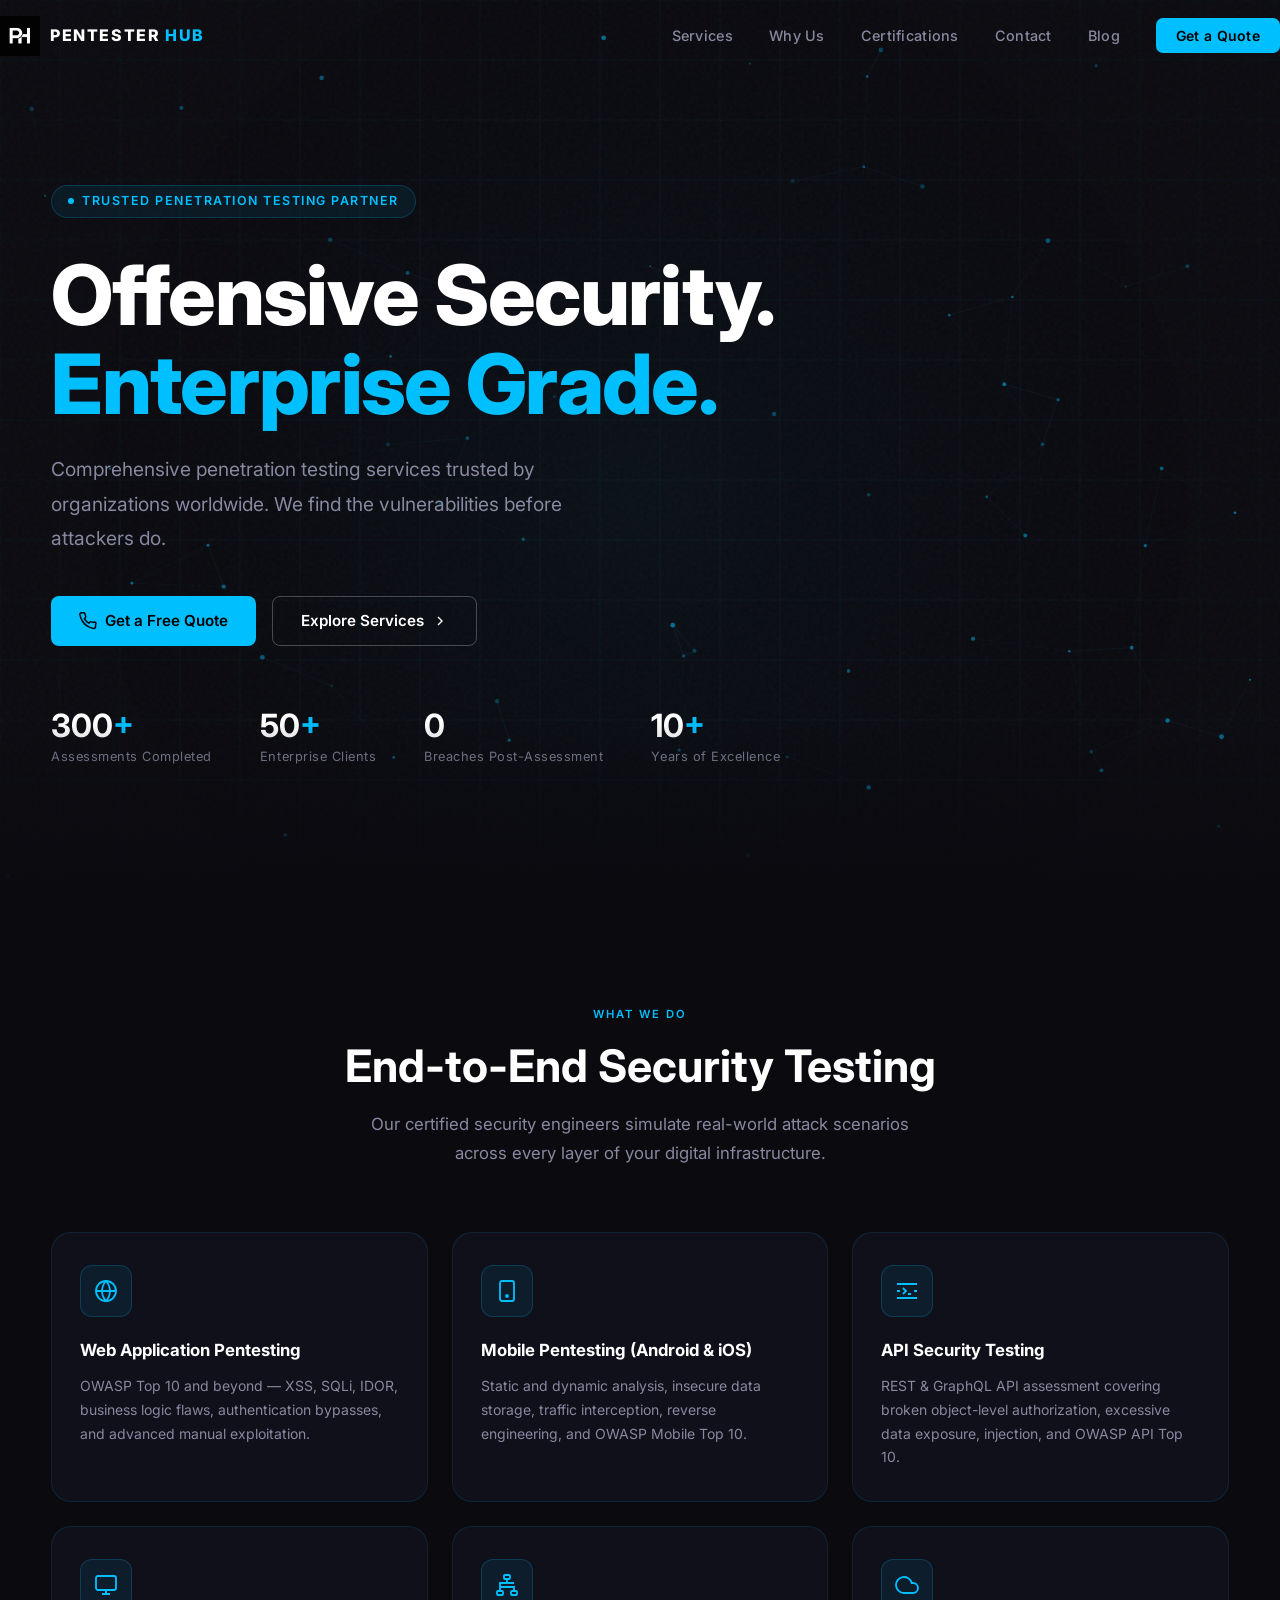
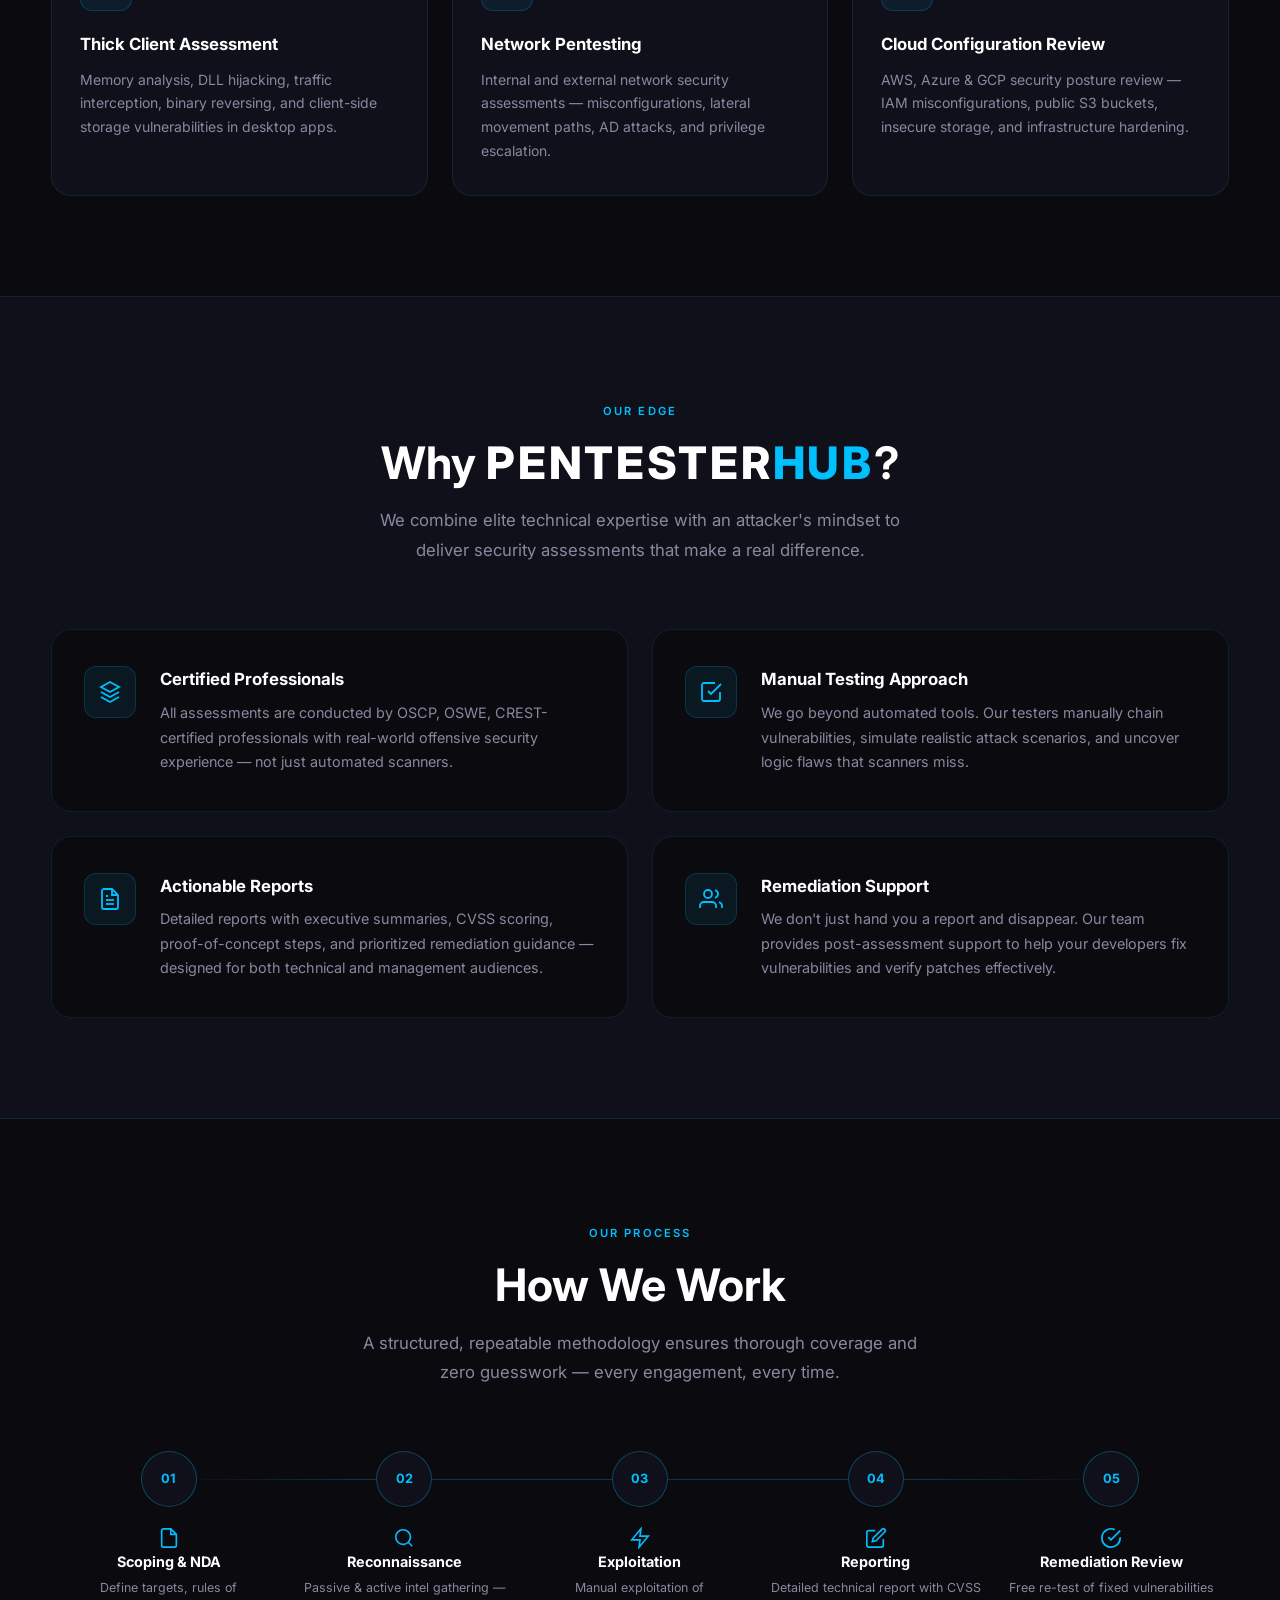
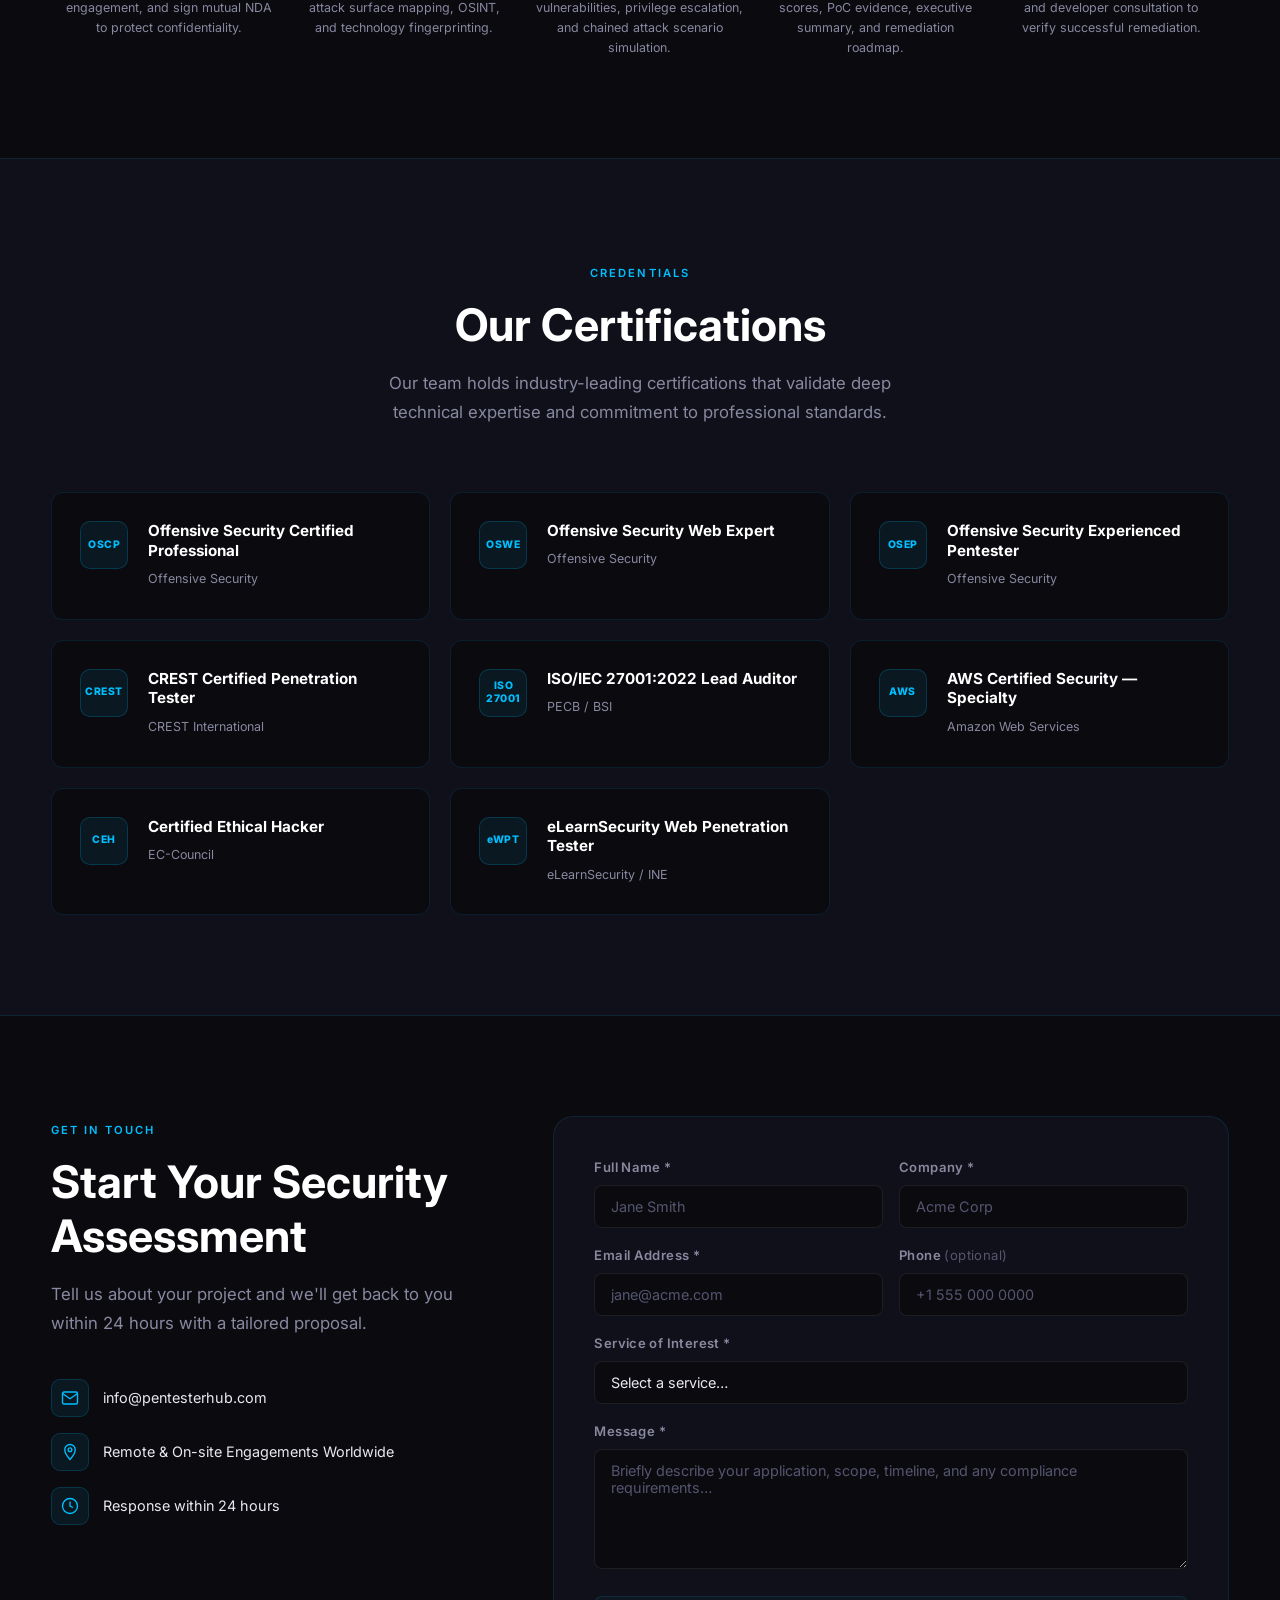
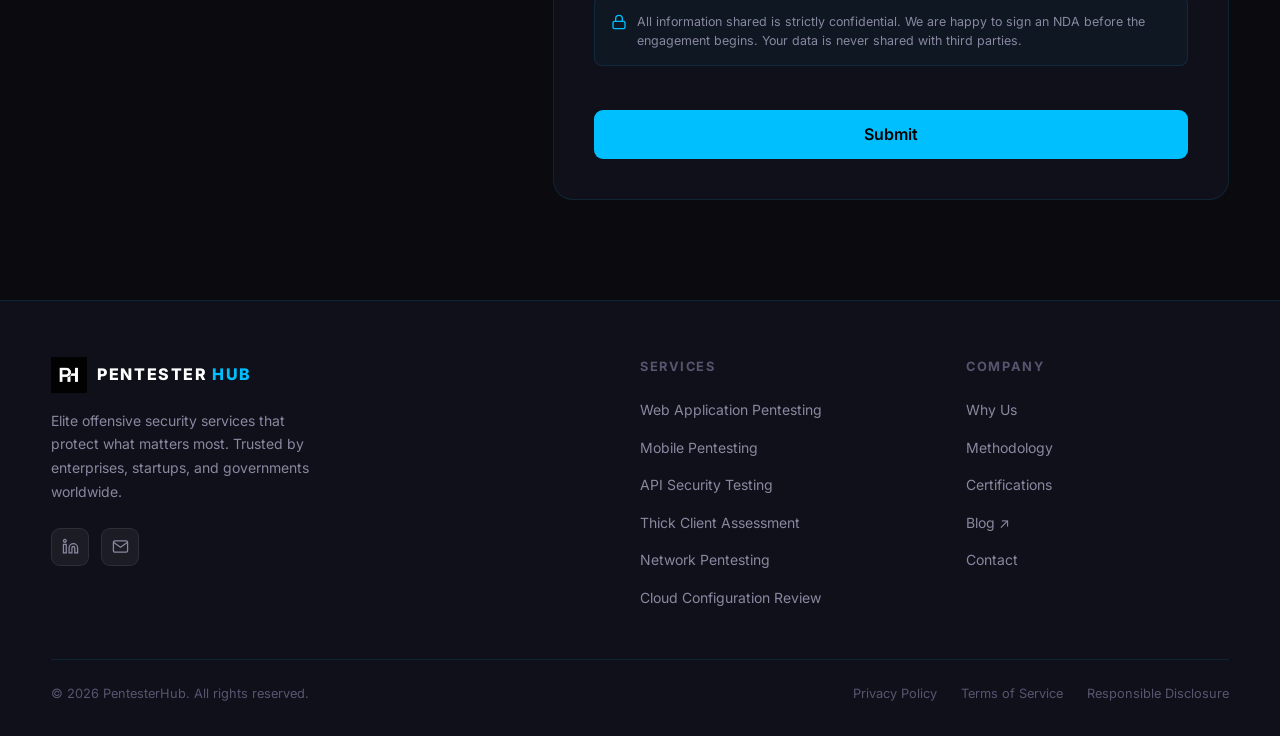
<file: index.html>
<!DOCTYPE html>
<html lang="en">
<head>
  <meta charset="UTF-8" />
  <meta name="viewport" content="width=device-width, initial-scale=1.0" />

  <!-- SEO -->
  <title>PentesterHub — Offensive Security. Enterprise Grade.</title>
  <meta name="description" content="PentesterHub provides comprehensive penetration testing services — web, mobile, API, network, cloud, and thick client — trusted by organizations worldwide." />
  <meta name="keywords" content="penetration testing, pentesting, cybersecurity, web application security, mobile security, API security, network security, cloud security, OSCP, CREST" />
  <meta name="author" content="PentesterHub" />
  <meta name="robots" content="index, follow" />

  <!-- Open Graph -->
  <meta property="og:type"        content="website" />
  <meta property="og:url"         content="https://pentesterhub.com/" />
  <meta property="og:title"       content="PentesterHub — Offensive Security. Enterprise Grade." />
  <meta property="og:description" content="Comprehensive penetration testing services trusted by organizations worldwide." />
  <meta property="og:image"       content="https://pentesterhub.com/assets/og-image.png" />

  <!-- Twitter Card -->
  <meta name="twitter:card"        content="summary_large_image" />
  <meta name="twitter:title"       content="PentesterHub — Offensive Security. Enterprise Grade." />
  <meta name="twitter:description" content="Comprehensive penetration testing services trusted by organizations worldwide." />
  <meta name="twitter:image"       content="https://pentesterhub.com/assets/og-image.png" />

  <!-- Canonical -->
  <link rel="canonical" href="https://pentesterhub.com/" />

  <!-- Favicon -->
  <link rel="icon" type="image/x-icon" href="/assets/favicon.ico" />

  <!-- Cloudflare Turnstile (captcha) -->
  <script src="https://challenges.cloudflare.com/turnstile/v0/api.js" async defer></script>

  <!-- Google Fonts -->
  <link rel="preconnect" href="https://fonts.googleapis.com" />
  <link rel="preconnect" href="https://fonts.gstatic.com" crossorigin />
  <link href="https://fonts.googleapis.com/css2?family=Inter:wght@300;400;500;600;700;800;900&display=swap" rel="stylesheet" />

  <!-- Stylesheet -->
  <link rel="stylesheet" href="css/style.css" />
</head>
<body>

  <!-- ============================================================
       NAVBAR
       ============================================================ -->
  <nav id="navbar" role="navigation" aria-label="Main navigation">
    <div class="container nav-inner">
      <a href="#hero" class="nav-logo" aria-label="PentesterHub — Home">
        <img src="assets/logo-dark.png" alt="PentesterHub logo" height="40" />
        <span class="nav-logo-text">PENTESTER <span class="nav-logo-accent">HUB</span></span>
      </a>

      <ul class="nav-links" role="list">
        <li><a href="#services">Services</a></li>
        <li><a href="#why">Why Us</a></li>
        <li><a href="#certifications">Certifications</a></li>
        <li><a href="#contact">Contact</a></li>
        <li><a href="/blog" target="_blank" rel="noopener">Blog</a></li>
        <li><a href="#contact" class="nav-cta">Get a Quote</a></li>
      </ul>

      <button
        class="hamburger"
        id="hamburger-btn"
        aria-label="Toggle mobile menu"
        aria-expanded="false"
        aria-controls="nav-drawer"
      >
        <span></span><span></span><span></span>
      </button>
    </div>
  </nav>

  <!-- Mobile nav drawer -->
  <div id="nav-drawer" class="nav-drawer" role="dialog" aria-label="Mobile navigation" aria-modal="true">
    <a href="#services">Services</a>
    <a href="#why">Why Us</a>
    <a href="#methodology">Methodology</a>
    <a href="#certifications">Certifications</a>
    <a href="#contact">Contact</a>
    <a href="/blog" target="_blank" rel="noopener">Blog ↗</a>
  </div>


  <!-- ============================================================
       HERO
       ============================================================ -->
  <section id="hero" aria-label="Hero">
    <canvas id="hero-canvas" aria-hidden="true"></canvas>
    <div class="hero-noise" aria-hidden="true"></div>

    <div class="container hero-inner">
      <div class="hero-tag reveal">
        <span class="hero-tag-dot" aria-hidden="true"></span>
        Trusted Penetration Testing Partner
      </div>

      <h1 class="hero-headline reveal reveal-delay-1">
        Offensive Security.<br />
        <span class="accent" id="hero-typed" aria-live="polite">Enterprise Grade.</span>
      </h1>

      <p class="hero-sub reveal reveal-delay-2">
        Comprehensive penetration testing services trusted by organizations worldwide. We find the vulnerabilities before attackers do.
      </p>

      <div class="hero-actions reveal reveal-delay-3">
        <a href="#contact" class="btn btn-primary">
          <svg width="18" height="18" viewBox="0 0 24 24" fill="none" stroke="currentColor" stroke-width="2" aria-hidden="true"><path d="M22 16.92v3a2 2 0 0 1-2.18 2 19.79 19.79 0 0 1-8.63-3.07A19.5 19.5 0 0 1 4.5 12 19.79 19.79 0 0 1 1.15 3.18 2 2 0 0 1 3.12 1h3a2 2 0 0 1 2 1.72c.127.96.361 1.903.7 2.81a2 2 0 0 1-.45 2.11L7.09 8.91a16 16 0 0 0 6 6l1.27-1.27a2 2 0 0 1 2.11-.45c.907.339 1.85.573 2.81.7A2 2 0 0 1 22 16.92z"/></svg>
          Get a Free Quote
        </a>
        <a href="#services" class="btn btn-outline">
          Explore Services
          <svg width="16" height="16" viewBox="0 0 24 24" fill="none" stroke="currentColor" stroke-width="2" aria-hidden="true"><polyline points="9 18 15 12 9 6"/></svg>
        </a>
      </div>

      <div class="hero-stats reveal reveal-delay-4">
        <div>
          <div class="hero-stat-num">300<span>+</span></div>
          <div class="hero-stat-label">Assessments Completed</div>
        </div>
        <div>
          <div class="hero-stat-num">50<span>+</span></div>
          <div class="hero-stat-label">Enterprise Clients</div>
        </div>
        <div>
          <div class="hero-stat-num">0</div>
          <div class="hero-stat-label">Breaches Post-Assessment</div>
        </div>
        <div>
          <div class="hero-stat-num">10<span>+</span></div>
          <div class="hero-stat-label">Years of Excellence</div>
        </div>
      </div>
    </div>

    <div class="hero-fade" aria-hidden="true"></div>
  </section>


  <!-- ============================================================
       SERVICES
       ============================================================ -->
  <section id="services" aria-labelledby="services-heading">
    <div class="container">
      <div class="section-header">
        <span class="section-label reveal">What We Do</span>
        <h2 class="section-title reveal reveal-delay-1" id="services-heading">
          End-to-End Security Testing
        </h2>
        <p class="section-sub reveal reveal-delay-2">
          Our certified security engineers simulate real-world attack scenarios across every layer of your digital infrastructure.
        </p>
      </div>

      <div class="services-grid">

        <!-- Web Application -->
        <article class="service-card reveal" aria-label="Web Application Pentesting">
          <div class="service-icon" aria-hidden="true">
            <svg viewBox="0 0 24 24" fill="none" stroke="currentColor" stroke-width="1.8">
              <circle cx="12" cy="12" r="10"/><path d="M2 12h20M12 2a15.3 15.3 0 0 1 4 10 15.3 15.3 0 0 1-4 10 15.3 15.3 0 0 1-4-10 15.3 15.3 0 0 1 4-10z"/>
            </svg>
          </div>
          <h3 class="service-title">Web Application Pentesting</h3>
          <p class="service-desc">
            OWASP Top 10 and beyond — XSS, SQLi, IDOR, business logic flaws, authentication bypasses, and advanced manual exploitation.
          </p>
          <!-- <span class="service-arrow" aria-hidden="true">Learn more →</span> -->
        </article>

        <!-- Mobile -->
        <article class="service-card reveal reveal-delay-1" aria-label="Mobile Security Testing">
          <div class="service-icon" aria-hidden="true">
            <svg viewBox="0 0 24 24" fill="none" stroke="currentColor" stroke-width="1.8">
              <rect x="5" y="2" width="14" height="20" rx="2"/><circle cx="12" cy="17" r="1"/>
            </svg>
          </div>
          <h3 class="service-title">Mobile Pentesting (Android &amp; iOS)</h3>
          <p class="service-desc">
            Static and dynamic analysis, insecure data storage, traffic interception, reverse engineering, and OWASP Mobile Top 10.
          </p>
          <!-- <span class="service-arrow" aria-hidden="true">Learn more →</span> -->
        </article>

        <!-- API -->
        <article class="service-card reveal reveal-delay-2" aria-label="API Security Testing">
          <div class="service-icon" aria-hidden="true">
            <svg viewBox="0 0 24 24" fill="none" stroke="currentColor" stroke-width="1.8">
              <path d="M8 9l3 3-3 3M13 15h3M2 5h20M2 19h20M2 12h3M19 12h3"/>
            </svg>
          </div>
          <h3 class="service-title">API Security Testing</h3>
          <p class="service-desc">
            REST &amp; GraphQL API assessment covering broken object-level authorization, excessive data exposure, injection, and OWASP API Top 10.
          </p>
          <!-- <span class="service-arrow" aria-hidden="true">Learn more →</span> -->
        </article>

        <!-- Thick Client -->
        <article class="service-card reveal reveal-delay-3" aria-label="Thick Client Assessment">
          <div class="service-icon" aria-hidden="true">
            <svg viewBox="0 0 24 24" fill="none" stroke="currentColor" stroke-width="1.8">
              <rect x="2" y="3" width="20" height="14" rx="2"/><path d="M8 21h8M12 17v4"/>
            </svg>
          </div>
          <h3 class="service-title">Thick Client Assessment</h3>
          <p class="service-desc">
            Memory analysis, DLL hijacking, traffic interception, binary reversing, and client-side storage vulnerabilities in desktop apps.
          </p>
          <!-- <span class="service-arrow" aria-hidden="true">Learn more →</span> -->
        </article>

        <!-- Network -->
        <article class="service-card reveal reveal-delay-4" aria-label="Network Pentesting">
          <div class="service-icon" aria-hidden="true">
            <svg viewBox="0 0 24 24" fill="none" stroke="currentColor" stroke-width="1.8">
              <rect x="9" y="2" width="6" height="4" rx="1"/><rect x="16" y="18" width="6" height="4" rx="1"/><rect x="2" y="18" width="6" height="4" rx="1"/><path d="M12 6v4M5 18v-4h14v4M5 14V10h14"/>
            </svg>
          </div>
          <h3 class="service-title">Network Pentesting</h3>
          <p class="service-desc">
            Internal and external network security assessments — misconfigurations, lateral movement paths, AD attacks, and privilege escalation.
          </p>
          <!-- <span class="service-arrow" aria-hidden="true">Learn more →</span> -->
        </article>

        <!-- Cloud -->
        <article class="service-card reveal reveal-delay-5" aria-label="Cloud Configuration Review">
          <div class="service-icon" aria-hidden="true">
            <svg viewBox="0 0 24 24" fill="none" stroke="currentColor" stroke-width="1.8">
              <path d="M18 10h-1.26A8 8 0 1 0 9 20h9a5 5 0 0 0 0-10z"/>
            </svg>
          </div>
          <h3 class="service-title">Cloud Configuration Review</h3>
          <p class="service-desc">
            AWS, Azure &amp; GCP security posture review — IAM misconfigurations, public S3 buckets, insecure storage, and infrastructure hardening.
          </p>
          <!-- <span class="service-arrow" aria-hidden="true">Learn more →</span> -->
        </article>

      </div>
    </div>
  </section>


  <!-- ============================================================
       WHY PENTESTERHUB
       ============================================================ -->
  <section id="why" aria-labelledby="why-heading">
    <div class="container">
      <div class="section-header">
        <span class="section-label reveal">Our Edge</span>
        <h2 class="section-title reveal reveal-delay-1" id="why-heading">Why <span class="nav-logo-text" style="font-size:inherit;letter-spacing:0.06em;">PENTESTER<span class="nav-logo-accent">HUB</span></span>?</h2>
        <p class="section-sub reveal reveal-delay-2">
          We combine elite technical expertise with an attacker's mindset to deliver security assessments that make a real difference.
        </p>
      </div>

      <div class="why-grid">

        <div class="why-card reveal">
          <div class="why-icon" aria-hidden="true">
            <svg width="24" height="24" viewBox="0 0 24 24" fill="none" stroke="currentColor" stroke-width="1.8">
              <path d="M12 2L3 7l9 5 9-5-9-5zM3 17l9 5 9-5M3 12l9 5 9-5"/>
            </svg>
          </div>
          <div class="why-content">
            <h3>Certified Professionals</h3>
            <p>All assessments are conducted by OSCP, OSWE, CREST-certified professionals with real-world offensive security experience — not just automated scanners.</p>
          </div>
        </div>

        <div class="why-card reveal reveal-delay-1">
          <div class="why-icon" aria-hidden="true">
            <svg width="24" height="24" viewBox="0 0 24 24" fill="none" stroke="currentColor" stroke-width="1.8">
              <path d="M9 11l3 3L22 4"/><path d="M21 12v7a2 2 0 0 1-2 2H5a2 2 0 0 1-2-2V5a2 2 0 0 1 2-2h11"/>
            </svg>
          </div>
          <div class="why-content">
            <h3>Manual Testing Approach</h3>
            <p>We go beyond automated tools. Our testers manually chain vulnerabilities, simulate realistic attack scenarios, and uncover logic flaws that scanners miss.</p>
          </div>
        </div>

        <div class="why-card reveal reveal-delay-2">
          <div class="why-icon" aria-hidden="true">
            <svg width="24" height="24" viewBox="0 0 24 24" fill="none" stroke="currentColor" stroke-width="1.8">
              <path d="M14 2H6a2 2 0 0 0-2 2v16a2 2 0 0 0 2 2h12a2 2 0 0 0 2-2V8z"/><polyline points="14 2 14 8 20 8"/><line x1="16" y1="13" x2="8" y2="13"/><line x1="16" y1="17" x2="8" y2="17"/><polyline points="10 9 9 9 8 9"/>
            </svg>
          </div>
          <div class="why-content">
            <h3>Actionable Reports</h3>
            <p>Detailed reports with executive summaries, CVSS scoring, proof-of-concept steps, and prioritized remediation guidance — designed for both technical and management audiences.</p>
          </div>
        </div>

        <div class="why-card reveal reveal-delay-3">
          <div class="why-icon" aria-hidden="true">
            <svg width="24" height="24" viewBox="0 0 24 24" fill="none" stroke="currentColor" stroke-width="1.8">
              <path d="M17 21v-2a4 4 0 0 0-4-4H5a4 4 0 0 0-4 4v2"/><circle cx="9" cy="7" r="4"/><path d="M23 21v-2a4 4 0 0 0-3-3.87M16 3.13a4 4 0 0 1 0 7.75"/>
            </svg>
          </div>
          <div class="why-content">
            <h3>Remediation Support</h3>
            <p>We don't just hand you a report and disappear. Our team provides post-assessment support to help your developers fix vulnerabilities and verify patches effectively.</p>
          </div>
        </div>

      </div>
    </div>
  </section>


  <!-- ============================================================
       METHODOLOGY
       ============================================================ -->
  <section id="methodology" aria-labelledby="methodology-heading">
    <div class="container">
      <div class="section-header">
        <span class="section-label reveal">Our Process</span>
        <h2 class="section-title reveal reveal-delay-1" id="methodology-heading">How We Work</h2>
        <p class="section-sub reveal reveal-delay-2">
          A structured, repeatable methodology ensures thorough coverage and zero guesswork — every engagement, every time.
        </p>
      </div>

      <div class="method-timeline" role="list" aria-label="Pentest methodology steps">

        <div class="method-step reveal" role="listitem">
          <div class="method-num">01</div>
          <div class="method-icon" aria-hidden="true">
            <svg viewBox="0 0 24 24" fill="none" stroke="currentColor" stroke-width="1.8">
              <path d="M14 2H6a2 2 0 0 0-2 2v16a2 2 0 0 0 2 2h12a2 2 0 0 0 2-2V8z"/><polyline points="14 2 14 8 20 8"/>
            </svg>
          </div>
          <div class="method-title">Scoping &amp; NDA</div>
          <p class="method-desc">Define targets, rules of engagement, and sign mutual NDA to protect confidentiality.</p>
        </div>

        <div class="method-step reveal reveal-delay-1" role="listitem">
          <div class="method-num">02</div>
          <div class="method-icon" aria-hidden="true">
            <svg viewBox="0 0 24 24" fill="none" stroke="currentColor" stroke-width="1.8">
              <circle cx="11" cy="11" r="8"/><path d="m21 21-4.35-4.35"/>
            </svg>
          </div>
          <div class="method-title">Reconnaissance</div>
          <p class="method-desc">Passive &amp; active intel gathering — attack surface mapping, OSINT, and technology fingerprinting.</p>
        </div>

        <div class="method-step reveal reveal-delay-2" role="listitem">
          <div class="method-num">03</div>
          <div class="method-icon" aria-hidden="true">
            <svg viewBox="0 0 24 24" fill="none" stroke="currentColor" stroke-width="1.8">
              <polygon points="13 2 3 14 12 14 11 22 21 10 12 10 13 2"/>
            </svg>
          </div>
          <div class="method-title">Exploitation</div>
          <p class="method-desc">Manual exploitation of vulnerabilities, privilege escalation, and chained attack scenario simulation.</p>
        </div>

        <div class="method-step reveal reveal-delay-3" role="listitem">
          <div class="method-num">04</div>
          <div class="method-icon" aria-hidden="true">
            <svg viewBox="0 0 24 24" fill="none" stroke="currentColor" stroke-width="1.8">
              <path d="M11 4H4a2 2 0 0 0-2 2v14a2 2 0 0 0 2 2h14a2 2 0 0 0 2-2v-7"/><path d="M18.5 2.5a2.121 2.121 0 0 1 3 3L12 15l-4 1 1-4 9.5-9.5z"/>
            </svg>
          </div>
          <div class="method-title">Reporting</div>
          <p class="method-desc">Detailed technical report with CVSS scores, PoC evidence, executive summary, and remediation roadmap.</p>
        </div>

        <div class="method-step reveal reveal-delay-4" role="listitem">
          <div class="method-num">05</div>
          <div class="method-icon" aria-hidden="true">
            <svg viewBox="0 0 24 24" fill="none" stroke="currentColor" stroke-width="1.8">
              <path d="M22 11.08V12a10 10 0 1 1-5.93-9.14"/><polyline points="22 4 12 14.01 9 11.01"/>
            </svg>
          </div>
          <div class="method-title">Remediation Review</div>
          <p class="method-desc">Free re-test of fixed vulnerabilities and developer consultation to verify successful remediation.</p>
        </div>

      </div>
    </div>
  </section>


  <!-- ============================================================
       CERTIFICATIONS
       ============================================================ -->
  <section id="certifications" aria-labelledby="certs-heading">
    <div class="container">
      <div class="section-header">
        <span class="section-label reveal">Credentials</span>
        <h2 class="section-title reveal reveal-delay-1" id="certs-heading">Our Certifications</h2>
        <p class="section-sub reveal reveal-delay-2">
          Our team holds industry-leading certifications that validate deep technical expertise and commitment to professional standards.
        </p>
      </div>

      <div class="cert-grid">

        <div class="cert-card reveal">
          <div class="cert-badge-wrap" aria-hidden="true">OSCP</div>
          <div class="cert-info">
            <h3>Offensive Security Certified Professional</h3>
            <span>Offensive Security</span>
          </div>
        </div>

        <div class="cert-card reveal reveal-delay-1">
          <div class="cert-badge-wrap" aria-hidden="true">OSWE</div>
          <div class="cert-info">
            <h3>Offensive Security Web Expert</h3>
            <span>Offensive Security</span>
          </div>
        </div>

        <div class="cert-card reveal reveal-delay-2">
          <div class="cert-badge-wrap" aria-hidden="true">OSEP</div>
          <div class="cert-info">
            <h3>Offensive Security Experienced Pentester</h3>
            <span>Offensive Security</span>
          </div>
        </div>

        <div class="cert-card reveal reveal-delay-3">
          <div class="cert-badge-wrap" aria-hidden="true">CREST</div>
          <div class="cert-info">
            <h3>CREST Certified Penetration Tester</h3>
            <span>CREST International</span>
          </div>
        </div>

        <div class="cert-card reveal reveal-delay-4">
          <div class="cert-badge-wrap" aria-hidden="true">ISO<br/>27001</div>
          <div class="cert-info">
            <h3>ISO/IEC 27001:2022 Lead Auditor</h3>
            <span>PECB / BSI</span>
          </div>
        </div>

        <div class="cert-card reveal reveal-delay-5">
          <div class="cert-badge-wrap" aria-hidden="true">AWS</div>
          <div class="cert-info">
            <h3>AWS Certified Security — Specialty</h3>
            <span>Amazon Web Services</span>
          </div>
        </div>

        <div class="cert-card reveal">
          <div class="cert-badge-wrap" aria-hidden="true">CEH</div>
          <div class="cert-info">
            <h3>Certified Ethical Hacker</h3>
            <span>EC-Council</span>
          </div>
        </div>

        <div class="cert-card reveal reveal-delay-1">
          <div class="cert-badge-wrap" aria-hidden="true">eWPT</div>
          <div class="cert-info">
            <h3>eLearnSecurity Web Penetration Tester</h3>
            <span>eLearnSecurity / INE</span>
          </div>
        </div>

      </div>
    </div>
  </section>


  <!-- ============================================================
       CONTACT
       ============================================================ -->
  <section id="contact" aria-labelledby="contact-heading">
    <div class="container">
      <div class="contact-wrapper">

        <!-- Left: Info -->
        <div class="contact-info">
          <span class="section-label reveal">Get In Touch</span>
          <h2 class="section-title reveal reveal-delay-1" id="contact-heading">Start Your Security Assessment</h2>
          <p class="section-sub reveal reveal-delay-2">
            Tell us about your project and we'll get back to you within 24 hours with a tailored proposal.
          </p>

          <div class="reveal reveal-delay-3">
            <div class="contact-detail">
              <div class="contact-detail-icon" aria-hidden="true">
                <svg viewBox="0 0 24 24" fill="none" stroke="currentColor" stroke-width="1.8"><path d="M4 4h16c1.1 0 2 .9 2 2v12c0 1.1-.9 2-2 2H4c-1.1 0-2-.9-2-2V6c0-1.1.9-2 2-2z"/><polyline points="22,6 12,13 2,6"/></svg>
              </div>
              <div class="contact-detail-text">
                <a href="mailto:info@pentesterhub.com">info@pentesterhub.com</a>
              </div>
            </div>

            <div class="contact-detail">
              <div class="contact-detail-icon" aria-hidden="true">
                <svg viewBox="0 0 24 24" fill="none" stroke="currentColor" stroke-width="1.8"><path d="M12 2C8.13 2 5 5.13 5 9c0 5.25 7 13 7 13s7-7.75 7-13c0-3.87-3.13-7-7-7z"/><circle cx="12" cy="9" r="2.5"/></svg>
              </div>
              <div class="contact-detail-text">
                <a href="#">Remote &amp; On-site Engagements Worldwide</a>
              </div>
            </div>

            <div class="contact-detail">
              <div class="contact-detail-icon" aria-hidden="true">
                <svg viewBox="0 0 24 24" fill="none" stroke="currentColor" stroke-width="1.8"><circle cx="12" cy="12" r="10"/><polyline points="12 6 12 12 16 14"/></svg>
              </div>
              <div class="contact-detail-text">
                <a href="#">Response within 24 hours</a>
              </div>
            </div>
          </div>
        </div>

        <!-- Right: Form -->
        <div class="contact-form reveal reveal-delay-2">
          <form
            id="contact-form"
            action="https://formsubmit.co/info@pentesterhub.com"
            method="POST"
            aria-label="Contact form"
            novalidate
          >
            <!-- FormSubmit config -->
            <input type="hidden" name="_subject" value="New Pentest Inquiry — PentesterHub" />
            <input type="hidden" name="_captcha" value="false" />
            <input type="hidden" name="_template" value="table" />
            <input type="hidden" name="_next" value="https://pentesterhub.com/thank-you.html" />

            <!-- Honeypot anti-spam -->
            <input type="text" name="_honey" class="hp-field" tabindex="-1" autocomplete="off" aria-hidden="true" />

            <div class="form-row">
              <div class="form-group">
                <label for="fname">Full Name <span aria-hidden="true">*</span></label>
                <input type="text" id="fname" name="full_name" placeholder="Jane Smith" required autocomplete="name" aria-required="true" aria-describedby="fname-error" />
                <span class="field-error" id="fname-error">Please enter your full name.</span>
              </div>
              <div class="form-group">
                <label for="fcompany">Company <span aria-hidden="true">*</span></label>
                <input type="text" id="fcompany" name="company" placeholder="Acme Corp" required autocomplete="organization" aria-required="true" aria-describedby="fcompany-error" />
                <span class="field-error" id="fcompany-error">Please enter your company name.</span>
              </div>
            </div>

            <div class="form-row">
              <div class="form-group">
                <label for="femail">Email Address <span aria-hidden="true">*</span></label>
                <input type="email" id="femail" name="email" placeholder="jane@acme.com" required autocomplete="email" aria-required="true" aria-describedby="femail-error" />
                <span class="field-error" id="femail-error">Please enter a valid email address.</span>
              </div>
              <div class="form-group">
                <label for="fphone">Phone <span style="font-weight:400;color:var(--text-dim)">(optional)</span></label>
                <input type="tel" id="fphone" name="phone" placeholder="+1 555 000 0000" autocomplete="tel" />
              </div>
            </div>

            <div class="form-group">
              <label for="fservice">Service of Interest <span aria-hidden="true">*</span></label>
              <select id="fservice" name="service" required aria-required="true" aria-describedby="fservice-error">
                <option value="" disabled selected>Select a service…</option>
                <option value="Web Application Pentesting">Web Application Pentesting</option>
                <option value="Mobile Pentesting (Android &amp; iOS)">Mobile Pentesting (Android &amp; iOS)</option>
                <option value="API Security Testing">API Security Testing</option>
                <option value="Thick Client Assessment">Thick Client Assessment</option>
                <option value="Network Pentesting">Network Pentesting</option>
                <option value="Cloud Configuration Review">Cloud Configuration Review</option>
                <option value="Multiple / Custom Scope">Multiple / Custom Scope</option>
              </select>
              <span class="field-error" id="fservice-error">Please select a service.</span>
            </div>

            <div class="form-group">
              <label for="fmessage">Message <span aria-hidden="true">*</span></label>
              <textarea id="fmessage" name="message" placeholder="Briefly describe your application, scope, timeline, and any compliance requirements…" required aria-required="true" aria-describedby="fmessage-error"></textarea>
              <span class="field-error" id="fmessage-error">Please enter a message.</span>
            </div>

            <div class="form-note" role="note">
              <svg viewBox="0 0 24 24" fill="none" stroke="currentColor" stroke-width="2" aria-hidden="true">
                <rect x="3" y="11" width="18" height="11" rx="2" ry="2"/>
                <path d="M7 11V7a5 5 0 0 1 10 0v4"/>
              </svg>
              All information shared is strictly confidential. We are happy to sign an NDA before the engagement begins. Your data is never shared with third parties.
            </div>

            <!-- Cloudflare Turnstile widget -->
            <!-- Replace data-sitekey with your key from dash.cloudflare.com → Turnstile -->
            <div class="cf-turnstile" data-sitekey="0x4AAAAAAC74Oa8ZNAilbSfL" data-theme="dark"></div>

            <!-- Rate limit notice (shown by JS when limit exceeded) -->
            <div class="form-rate-notice" id="rate-notice" role="alert">
              ⚠ Too many submissions. Please wait before trying again.
            </div>

            <button type="submit" class="btn btn-primary form-submit" aria-label="Submit contact form">
              Submit
            </button>
          </form>
        </div>

      </div>
    </div>
  </section>


  <!-- ============================================================
       FOOTER
       ============================================================ -->
  <footer role="contentinfo">
    <div class="container">
      <div class="footer-main">

        <div class="footer-brand">
          <a href="#hero" class="footer-logo-link" aria-label="PentesterHub — Back to top">
            <img src="assets/logo-dark.png" alt="PentesterHub logo" height="44" />
            <span class="nav-logo-text">PENTESTER <span class="nav-logo-accent">HUB</span></span>
          </a>
          <p class="footer-tagline">
            Elite offensive security services that protect what matters most. Trusted by enterprises, startups, and governments worldwide.
          </p>
          <div class="footer-socials" aria-label="Social media links">
            <a href="https://www.linkedin.com/company/pentesterhub" target="_blank" rel="noopener" class="footer-social" aria-label="LinkedIn">
              <svg viewBox="0 0 24 24" fill="none" stroke="currentColor" stroke-width="1.8"><path d="M16 8a6 6 0 0 1 6 6v7h-4v-7a2 2 0 0 0-2-2 2 2 0 0 0-2 2v7h-4v-7a6 6 0 0 1 6-6z"/><rect x="2" y="9" width="4" height="12"/><circle cx="4" cy="4" r="2"/></svg>
            </a>
            <a href="mailto:info@pentesterhub.com" class="footer-social" aria-label="Email us">
              <svg viewBox="0 0 24 24" fill="none" stroke="currentColor" stroke-width="1.8"><path d="M4 4h16c1.1 0 2 .9 2 2v12c0 1.1-.9 2-2 2H4c-1.1 0-2-.9-2-2V6c0-1.1.9-2 2-2z"/><polyline points="22,6 12,13 2,6"/></svg>
            </a>
          </div>
        </div>

        <div class="footer-col">
          <h4>Services</h4>
          <ul>
            <li><a href="#services">Web Application Pentesting</a></li>
            <li><a href="#services">Mobile Pentesting</a></li>
            <li><a href="#services">API Security Testing</a></li>
            <li><a href="#services">Thick Client Assessment</a></li>
            <li><a href="#services">Network Pentesting</a></li>
            <li><a href="#services">Cloud Configuration Review</a></li>
          </ul>
        </div>

        <div class="footer-col">
          <h4>Company</h4>
          <ul>
            <li><a href="#why">Why Us</a></li>
            <li><a href="#methodology">Methodology</a></li>
            <li><a href="#certifications">Certifications</a></li>
            <li><a href="/blog" target="_blank" rel="noopener">Blog ↗</a></li>
            <li><a href="#contact">Contact</a></li>
          </ul>
        </div>

      </div>

      <div class="footer-bottom">
        <p class="footer-copy">
          &copy; 2026 PentesterHub. All rights reserved.
        </p>
        <nav class="footer-legal" aria-label="Legal links">
          <a href="privacy-policy.html">Privacy Policy</a>
          <a href="terms-of-service.html">Terms of Service</a>
          <a href="responsible-disclosure.html">Responsible Disclosure</a>
        </nav>
      </div>
    </div>
  </footer>


  <!-- Main JS -->
  <script src="js/main.js"></script>
</body>
</html>
</file>
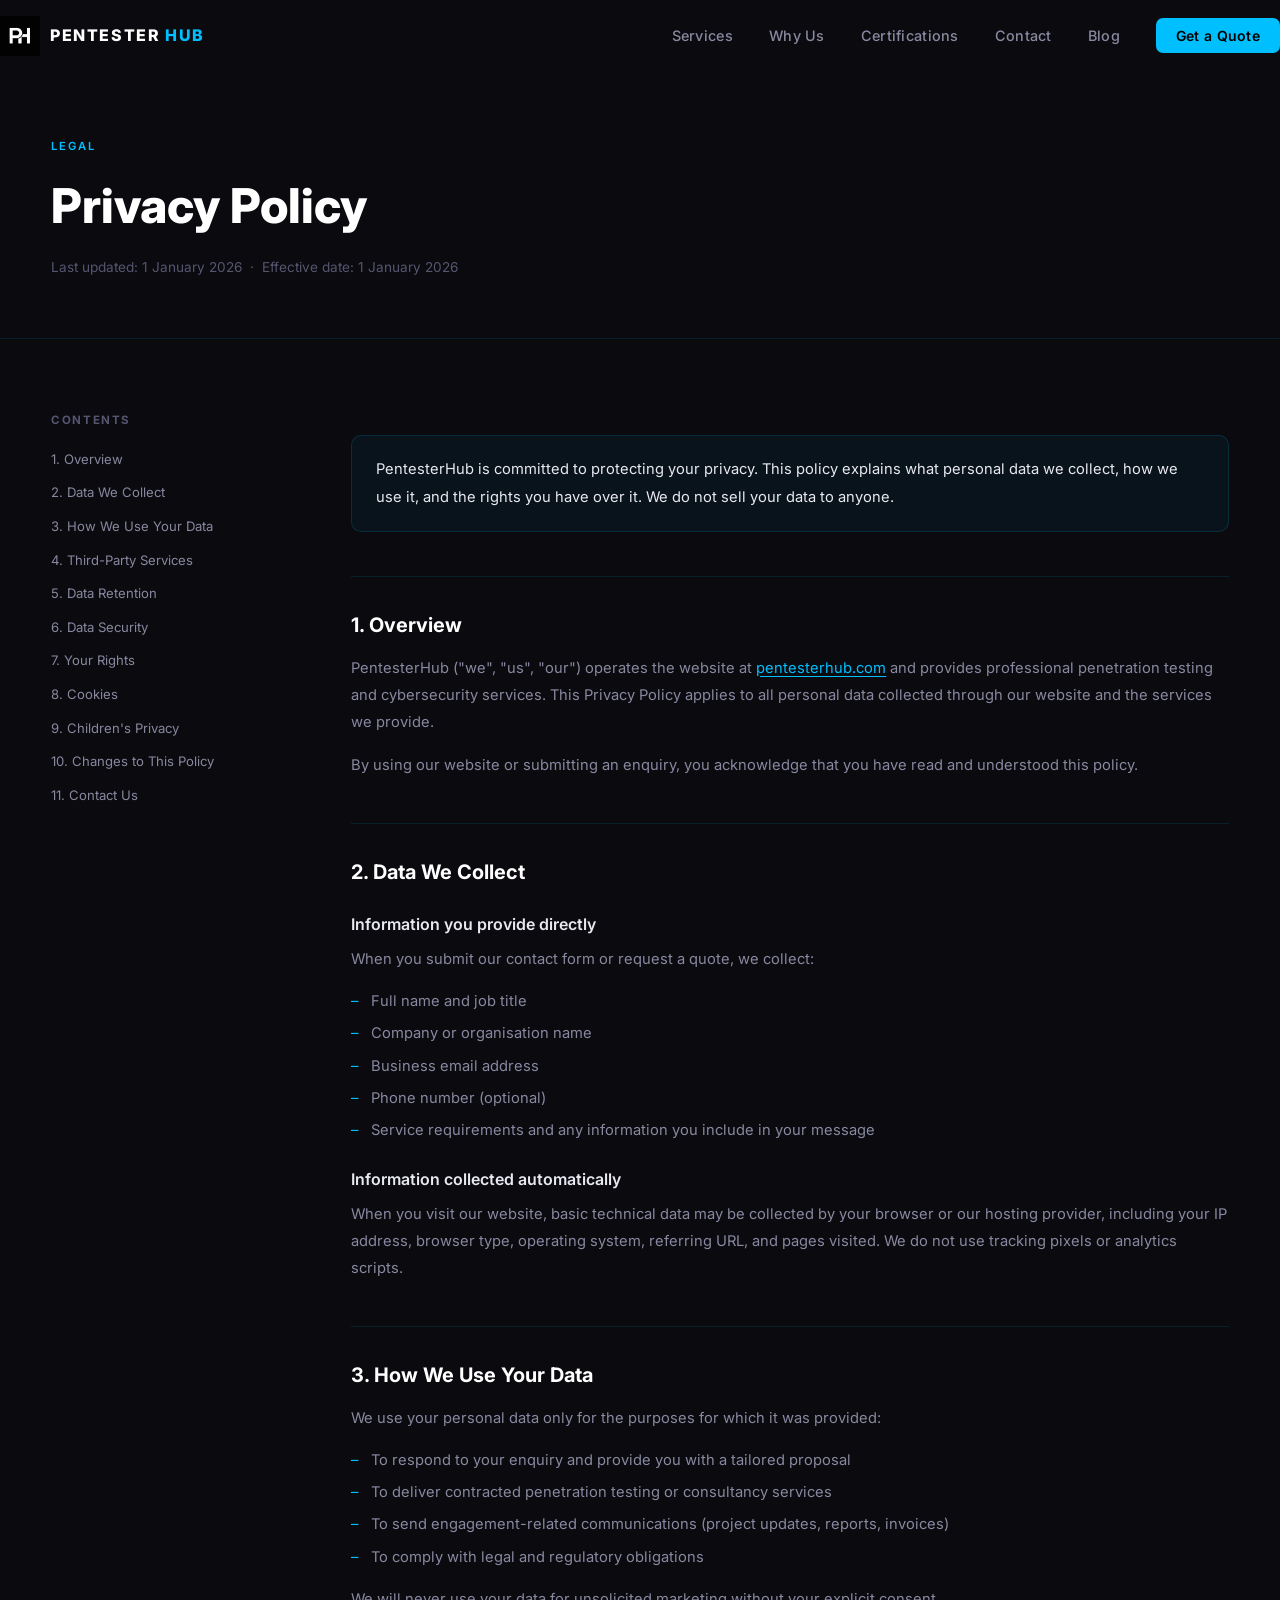
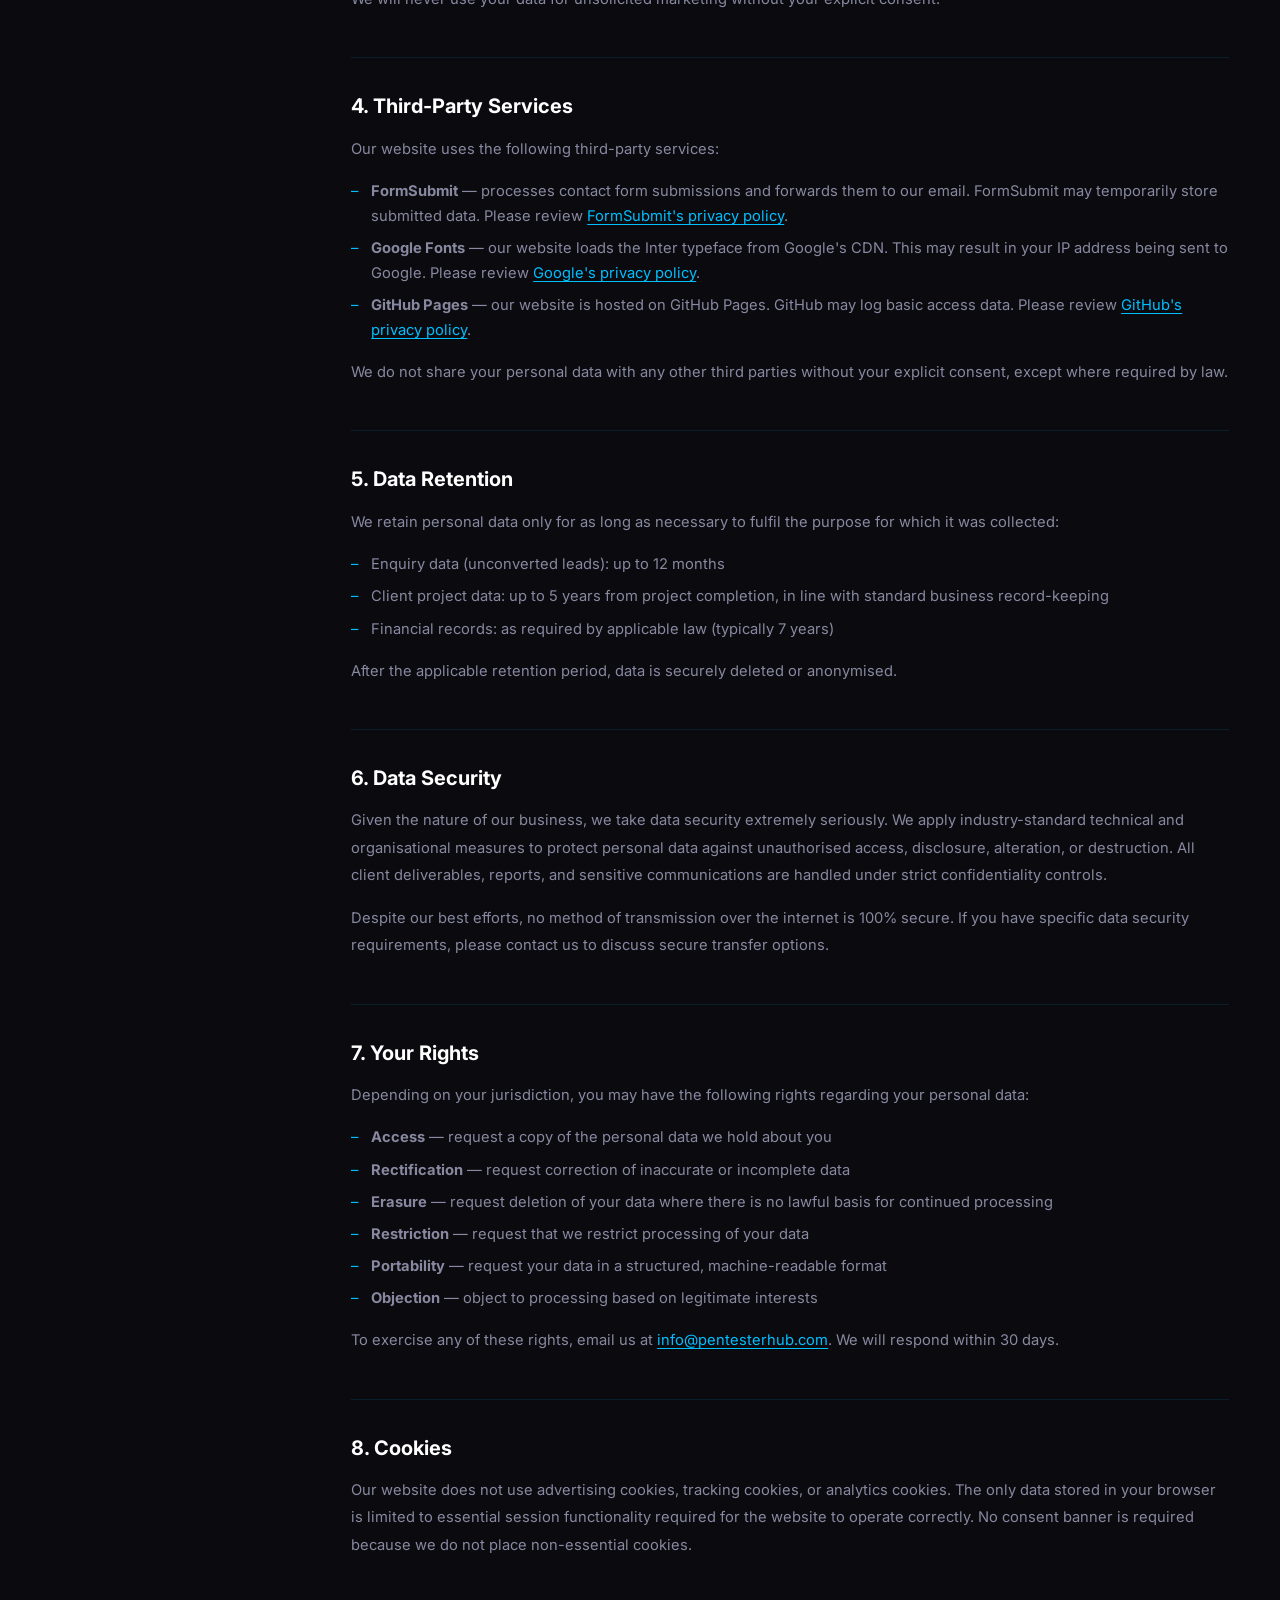
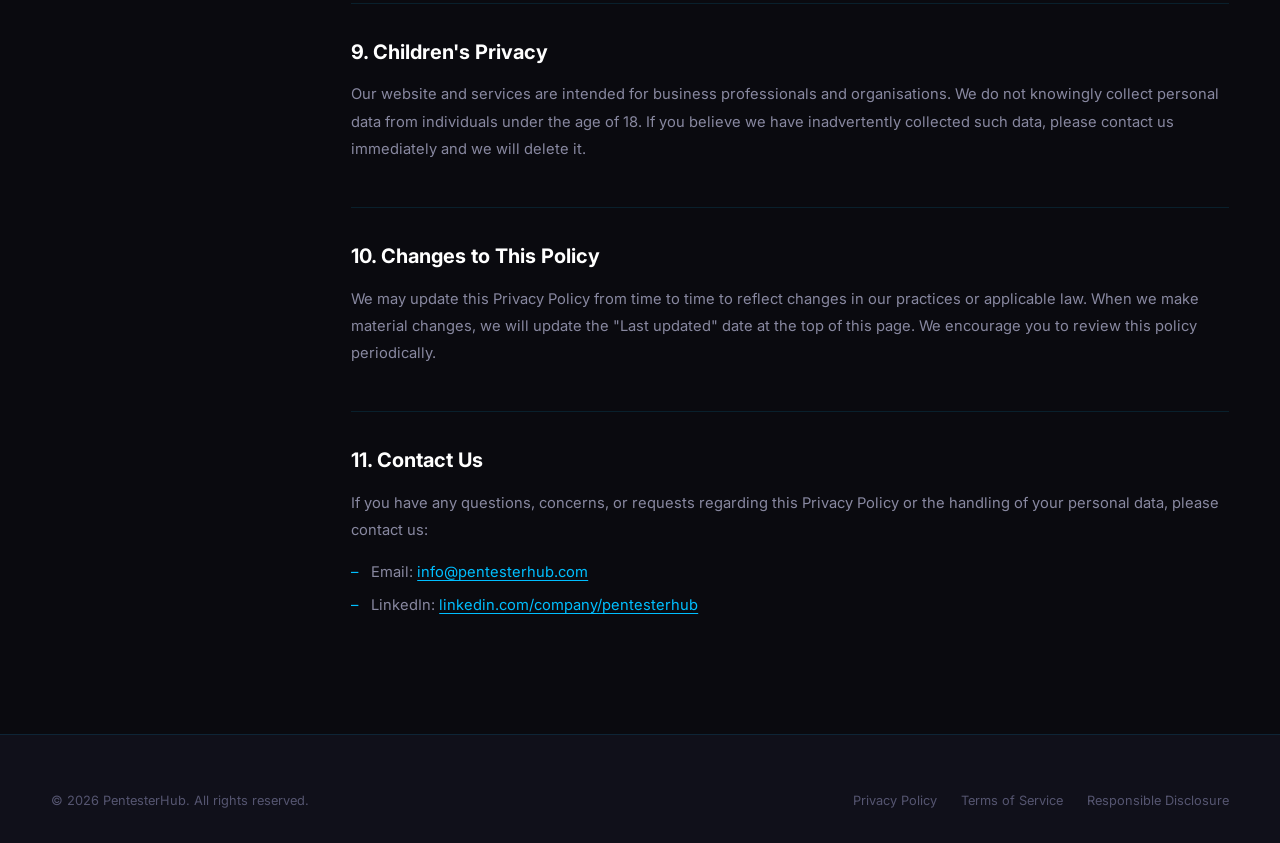
<file: privacy-policy.html>
<!DOCTYPE html>
<html lang="en">
<head>
  <meta charset="UTF-8" />
  <meta name="viewport" content="width=device-width, initial-scale=1.0" />
  <title>Privacy Policy — PentesterHub</title>
  <meta name="description" content="PentesterHub Privacy Policy — how we collect, use, and protect your personal data." />
  <meta name="robots" content="index, follow" />
  <link rel="canonical" href="https://pentesterhub.com/privacy-policy.html" />
  <link rel="icon" type="image/png" href="assets/logo-dark.png" />
  <link rel="preconnect" href="https://fonts.googleapis.com" />
  <link rel="preconnect" href="https://fonts.gstatic.com" crossorigin />
  <link href="https://fonts.googleapis.com/css2?family=Inter:wght@300;400;500;600;700;800&display=swap" rel="stylesheet" />
  <link rel="stylesheet" href="css/style.css" />
  <style>
    .legal-hero {
      padding: calc(var(--nav-h) + 60px) 0 60px;
      border-bottom: 1px solid var(--border);
    }
    .legal-hero .section-label { margin-bottom: 0.75rem; }
    .legal-hero h1 {
      font-size: clamp(2rem, 4vw, 3rem);
      font-weight: 800;
      color: var(--white);
      margin-bottom: 0.75rem;
    }
    .legal-meta {
      font-size: 0.85rem;
      color: var(--text-dim);
      margin-top: 0.5rem;
    }
    .legal-body {
      padding: 72px 0 100px;
    }
    .legal-layout {
      display: grid;
      grid-template-columns: 220px 1fr;
      gap: 5rem;
      align-items: start;
    }
    .legal-toc {
      position: sticky;
      top: calc(var(--nav-h) + 24px);
    }
    .legal-toc h4 {
      font-size: 0.72rem;
      font-weight: 700;
      letter-spacing: 0.14em;
      text-transform: uppercase;
      color: var(--text-dim);
      margin-bottom: 1rem;
    }
    .legal-toc ul { display: flex; flex-direction: column; gap: 0.5rem; }
    .legal-toc a {
      font-size: 0.82rem;
      color: var(--text-muted);
      transition: color var(--trans);
      line-height: 1.4;
    }
    .legal-toc a:hover { color: var(--accent); }
    .legal-content h2 {
      font-size: 1.25rem;
      font-weight: 700;
      color: var(--white);
      margin: 2.75rem 0 0.85rem;
      padding-top: 2rem;
      border-top: 1px solid var(--border);
    }
    .legal-content h2:first-child { border-top: none; margin-top: 0; padding-top: 0; }
    .legal-content h3 {
      font-size: 1rem;
      font-weight: 600;
      color: var(--text);
      margin: 1.5rem 0 0.5rem;
    }
    .legal-content p {
      font-size: 0.92rem;
      color: var(--text-muted);
      line-height: 1.85;
      margin-bottom: 1rem;
    }
    .legal-content ul {
      list-style: none;
      margin: 0.5rem 0 1rem;
      display: flex;
      flex-direction: column;
      gap: 0.45rem;
    }
    .legal-content ul li {
      font-size: 0.92rem;
      color: var(--text-muted);
      line-height: 1.7;
      padding-left: 1.25rem;
      position: relative;
    }
    .legal-content ul li::before {
      content: '–';
      position: absolute;
      left: 0;
      color: var(--accent);
    }
    .legal-content a { color: var(--accent); text-decoration: underline; text-underline-offset: 3px; }
    .legal-highlight {
      background: rgba(0,191,255,0.05);
      border: 1px solid rgba(0,191,255,0.15);
      border-radius: 10px;
      padding: 1.25rem 1.5rem;
      margin: 1.5rem 0;
    }
    .legal-highlight p { margin-bottom: 0; color: var(--text); }
    @media (max-width: 768px) {
      .legal-layout { grid-template-columns: 1fr; gap: 2.5rem; }
      .legal-toc { position: static; }
    }
  </style>
</head>
<body>

  <!-- NAVBAR -->
  <nav id="navbar" class="scrolled" role="navigation" aria-label="Main navigation">
    <div class="container nav-inner">
      <a href="index.html" class="nav-logo" aria-label="PentesterHub — Home">
        <img src="assets/logo-dark.png" alt="PentesterHub logo" height="40" />
        <span class="nav-logo-text">PENTESTER <span class="nav-logo-accent">HUB</span></span>
      </a>
      <ul class="nav-links" role="list">
        <li><a href="index.html#services">Services</a></li>
        <li><a href="index.html#why">Why Us</a></li>
        <li><a href="index.html#certifications">Certifications</a></li>
        <li><a href="index.html#contact">Contact</a></li>
        <li><a href="/blog" target="_blank" rel="noopener">Blog</a></li>
        <li><a href="index.html#contact" class="nav-cta">Get a Quote</a></li>
      </ul>
      <button class="hamburger" id="hamburger-btn" aria-label="Toggle mobile menu" aria-expanded="false" aria-controls="nav-drawer">
        <span></span><span></span><span></span>
      </button>
    </div>
  </nav>

  <div id="nav-drawer" class="nav-drawer" role="dialog" aria-label="Mobile navigation" aria-modal="true">
    <a href="index.html#services">Services</a>
    <a href="index.html#why">Why Us</a>
    <a href="index.html#certifications">Certifications</a>
    <a href="index.html#contact">Contact</a>
    <a href="/blog" target="_blank" rel="noopener">Blog ↗</a>
  </div>

  <!-- HERO -->
  <div class="legal-hero">
    <div class="container">
      <span class="section-label">Legal</span>
      <h1>Privacy Policy</h1>
      <p class="legal-meta">Last updated: 1 January 2026 &nbsp;·&nbsp; Effective date: 1 January 2026</p>
    </div>
  </div>

  <!-- BODY -->
  <div class="legal-body">
    <div class="container">
      <div class="legal-layout">

        <!-- TOC -->
        <aside class="legal-toc">
          <h4>Contents</h4>
          <ul>
            <li><a href="#overview">1. Overview</a></li>
            <li><a href="#data-collected">2. Data We Collect</a></li>
            <li><a href="#how-we-use">3. How We Use Your Data</a></li>
            <li><a href="#third-parties">4. Third-Party Services</a></li>
            <li><a href="#retention">5. Data Retention</a></li>
            <li><a href="#security">6. Data Security</a></li>
            <li><a href="#your-rights">7. Your Rights</a></li>
            <li><a href="#cookies">8. Cookies</a></li>
            <li><a href="#children">9. Children's Privacy</a></li>
            <li><a href="#changes">10. Changes to This Policy</a></li>
            <li><a href="#contact-us">11. Contact Us</a></li>
          </ul>
        </aside>

        <!-- CONTENT -->
        <article class="legal-content">

          <div class="legal-highlight">
            <p>PentesterHub is committed to protecting your privacy. This policy explains what personal data we collect, how we use it, and the rights you have over it. We do not sell your data to anyone.</p>
          </div>

          <h2 id="overview">1. Overview</h2>
          <p>PentesterHub ("we", "us", "our") operates the website at <a href="https://pentesterhub.com">pentesterhub.com</a> and provides professional penetration testing and cybersecurity services. This Privacy Policy applies to all personal data collected through our website and the services we provide.</p>
          <p>By using our website or submitting an enquiry, you acknowledge that you have read and understood this policy.</p>

          <h2 id="data-collected">2. Data We Collect</h2>
          <h3>Information you provide directly</h3>
          <p>When you submit our contact form or request a quote, we collect:</p>
          <ul>
            <li>Full name and job title</li>
            <li>Company or organisation name</li>
            <li>Business email address</li>
            <li>Phone number (optional)</li>
            <li>Service requirements and any information you include in your message</li>
          </ul>
          <h3>Information collected automatically</h3>
          <p>When you visit our website, basic technical data may be collected by your browser or our hosting provider, including your IP address, browser type, operating system, referring URL, and pages visited. We do not use tracking pixels or analytics scripts.</p>

          <h2 id="how-we-use">3. How We Use Your Data</h2>
          <p>We use your personal data only for the purposes for which it was provided:</p>
          <ul>
            <li>To respond to your enquiry and provide you with a tailored proposal</li>
            <li>To deliver contracted penetration testing or consultancy services</li>
            <li>To send engagement-related communications (project updates, reports, invoices)</li>
            <li>To comply with legal and regulatory obligations</li>
          </ul>
          <p>We will never use your data for unsolicited marketing without your explicit consent.</p>

          <h2 id="third-parties">4. Third-Party Services</h2>
          <p>Our website uses the following third-party services:</p>
          <ul>
            <li><strong>FormSubmit</strong> — processes contact form submissions and forwards them to our email. FormSubmit may temporarily store submitted data. Please review <a href="https://formsubmit.co/privacy.pdf" target="_blank" rel="noopener">FormSubmit's privacy policy</a>.</li>
            <li><strong>Google Fonts</strong> — our website loads the Inter typeface from Google's CDN. This may result in your IP address being sent to Google. Please review <a href="https://policies.google.com/privacy" target="_blank" rel="noopener">Google's privacy policy</a>.</li>
            <li><strong>GitHub Pages</strong> — our website is hosted on GitHub Pages. GitHub may log basic access data. Please review <a href="https://docs.github.com/en/site-policy/privacy-policies/github-general-privacy-statement" target="_blank" rel="noopener">GitHub's privacy policy</a>.</li>
          </ul>
          <p>We do not share your personal data with any other third parties without your explicit consent, except where required by law.</p>

          <h2 id="retention">5. Data Retention</h2>
          <p>We retain personal data only for as long as necessary to fulfil the purpose for which it was collected:</p>
          <ul>
            <li>Enquiry data (unconverted leads): up to 12 months</li>
            <li>Client project data: up to 5 years from project completion, in line with standard business record-keeping</li>
            <li>Financial records: as required by applicable law (typically 7 years)</li>
          </ul>
          <p>After the applicable retention period, data is securely deleted or anonymised.</p>

          <h2 id="security">6. Data Security</h2>
          <p>Given the nature of our business, we take data security extremely seriously. We apply industry-standard technical and organisational measures to protect personal data against unauthorised access, disclosure, alteration, or destruction. All client deliverables, reports, and sensitive communications are handled under strict confidentiality controls.</p>
          <p>Despite our best efforts, no method of transmission over the internet is 100% secure. If you have specific data security requirements, please contact us to discuss secure transfer options.</p>

          <h2 id="your-rights">7. Your Rights</h2>
          <p>Depending on your jurisdiction, you may have the following rights regarding your personal data:</p>
          <ul>
            <li><strong>Access</strong> — request a copy of the personal data we hold about you</li>
            <li><strong>Rectification</strong> — request correction of inaccurate or incomplete data</li>
            <li><strong>Erasure</strong> — request deletion of your data where there is no lawful basis for continued processing</li>
            <li><strong>Restriction</strong> — request that we restrict processing of your data</li>
            <li><strong>Portability</strong> — request your data in a structured, machine-readable format</li>
            <li><strong>Objection</strong> — object to processing based on legitimate interests</li>
          </ul>
          <p>To exercise any of these rights, email us at <a href="mailto:info@pentesterhub.com">info@pentesterhub.com</a>. We will respond within 30 days.</p>

          <h2 id="cookies">8. Cookies</h2>
          <p>Our website does not use advertising cookies, tracking cookies, or analytics cookies. The only data stored in your browser is limited to essential session functionality required for the website to operate correctly. No consent banner is required because we do not place non-essential cookies.</p>

          <h2 id="children">9. Children's Privacy</h2>
          <p>Our website and services are intended for business professionals and organisations. We do not knowingly collect personal data from individuals under the age of 18. If you believe we have inadvertently collected such data, please contact us immediately and we will delete it.</p>

          <h2 id="changes">10. Changes to This Policy</h2>
          <p>We may update this Privacy Policy from time to time to reflect changes in our practices or applicable law. When we make material changes, we will update the "Last updated" date at the top of this page. We encourage you to review this policy periodically.</p>

          <h2 id="contact-us">11. Contact Us</h2>
          <p>If you have any questions, concerns, or requests regarding this Privacy Policy or the handling of your personal data, please contact us:</p>
          <ul>
            <li>Email: <a href="mailto:info@pentesterhub.com">info@pentesterhub.com</a></li>
            <li>LinkedIn: <a href="https://www.linkedin.com/company/pentesterhub" target="_blank" rel="noopener">linkedin.com/company/pentesterhub</a></li>
          </ul>

        </article>
      </div>
    </div>
  </div>

  <!-- FOOTER -->
  <footer role="contentinfo">
    <div class="container">
      <div class="footer-bottom" style="border-top:none; padding-top:0;">
        <p class="footer-copy">&copy; 2026 PentesterHub. All rights reserved.</p>
        <nav class="footer-legal" aria-label="Legal links">
          <a href="privacy-policy.html">Privacy Policy</a>
          <a href="terms-of-service.html">Terms of Service</a>
          <a href="responsible-disclosure.html">Responsible Disclosure</a>
        </nav>
      </div>
    </div>
  </footer>

  <script src="js/main.js"></script>
</body>
</html>
</file>
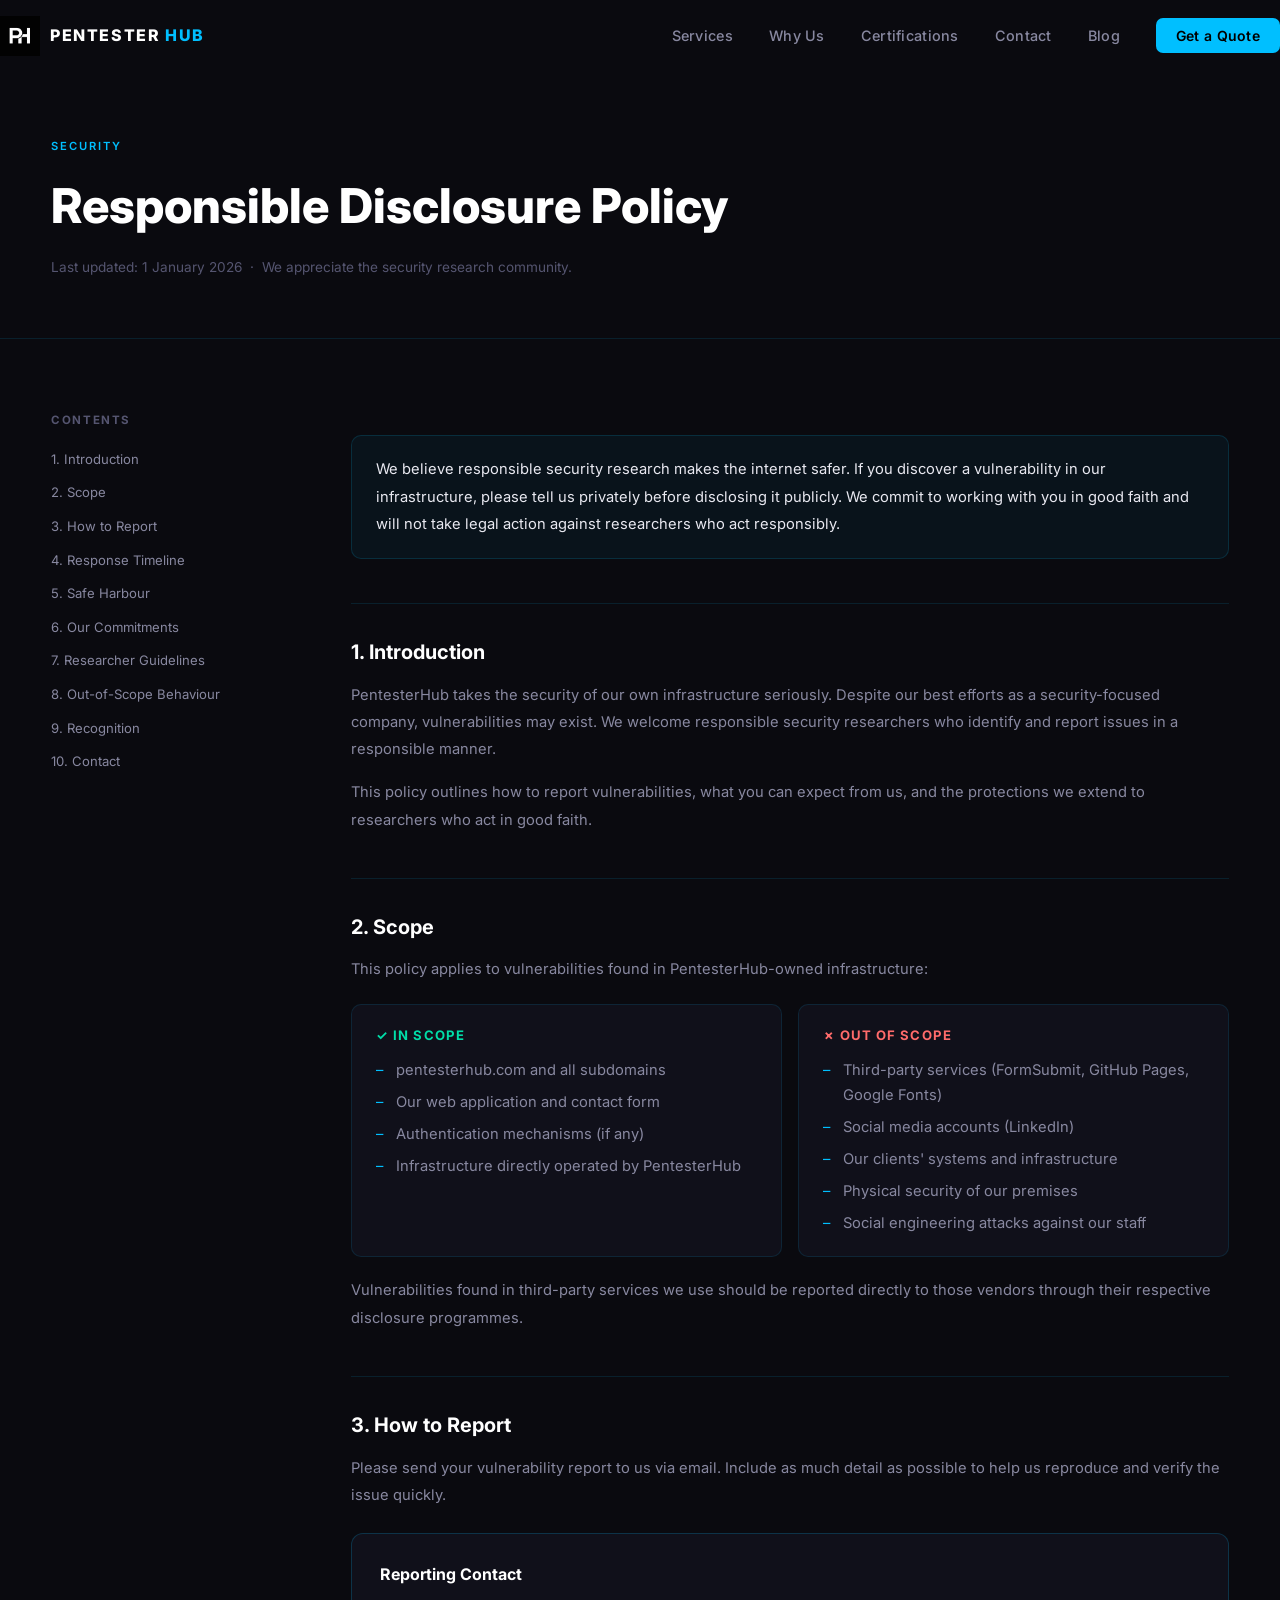
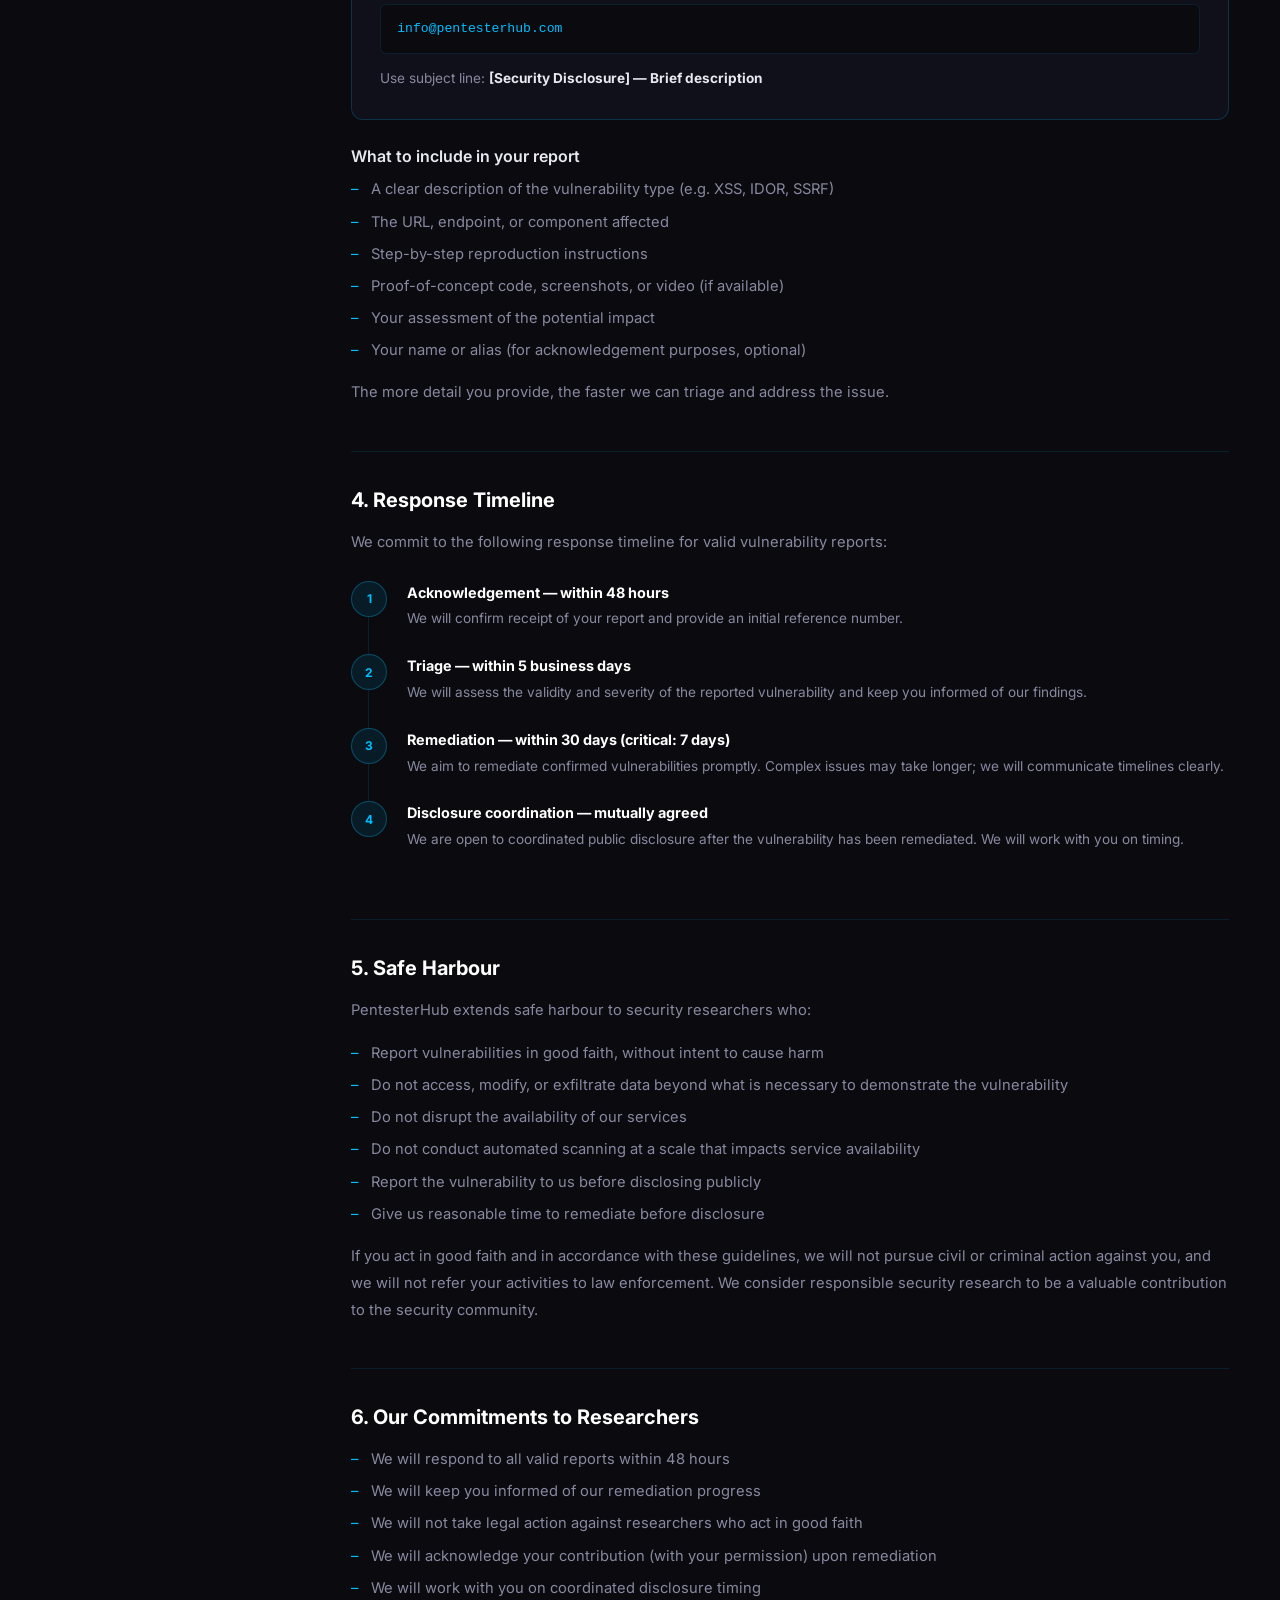
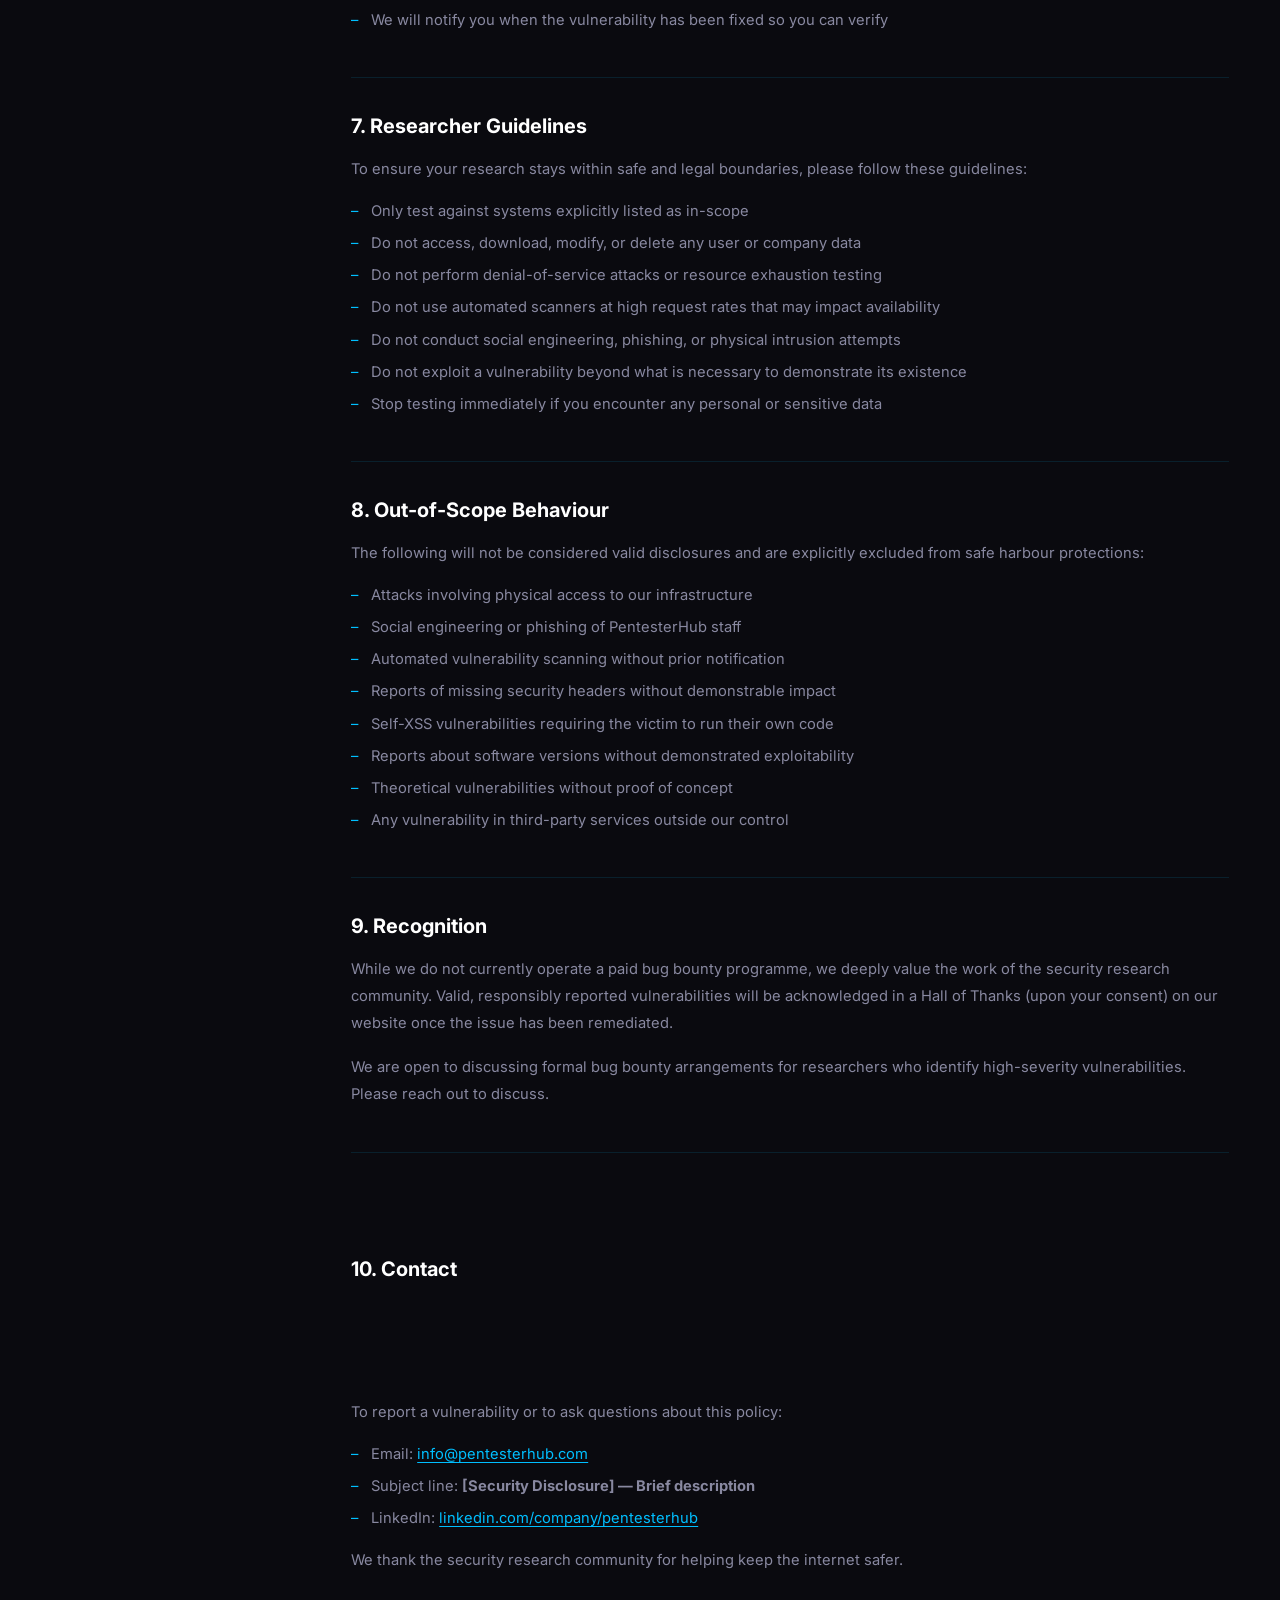
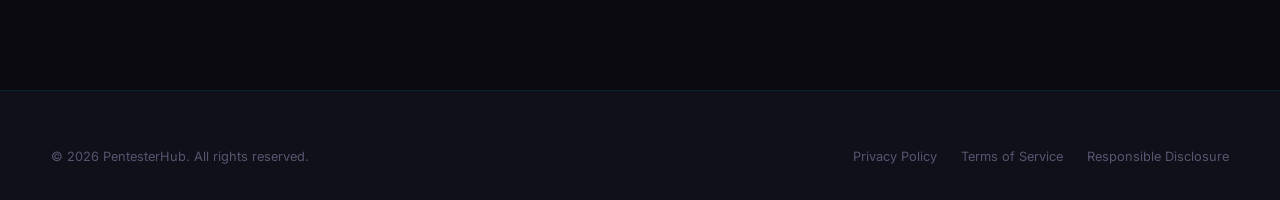
<file: responsible-disclosure.html>
<!DOCTYPE html>
<html lang="en">
<head>
  <meta charset="UTF-8" />
  <meta name="viewport" content="width=device-width, initial-scale=1.0" />
  <title>Responsible Disclosure Policy — PentesterHub</title>
  <meta name="description" content="PentesterHub's Responsible Disclosure Policy — how to report security vulnerabilities found on our infrastructure." />
  <meta name="robots" content="index, follow" />
  <link rel="canonical" href="https://pentesterhub.com/responsible-disclosure.html" />
  <link rel="icon" type="image/png" href="assets/logo-dark.png" />
  <link rel="preconnect" href="https://fonts.googleapis.com" />
  <link rel="preconnect" href="https://fonts.gstatic.com" crossorigin />
  <link href="https://fonts.googleapis.com/css2?family=Inter:wght@300;400;500;600;700;800&display=swap" rel="stylesheet" />
  <link rel="stylesheet" href="css/style.css" />
  <style>
    .legal-hero { padding: calc(var(--nav-h) + 60px) 0 60px; border-bottom: 1px solid var(--border); }
    .legal-hero .section-label { margin-bottom: 0.75rem; }
    .legal-hero h1 { font-size: clamp(2rem, 4vw, 3rem); font-weight: 800; color: var(--white); margin-bottom: 0.75rem; }
    .legal-meta { font-size: 0.85rem; color: var(--text-dim); margin-top: 0.5rem; }
    .legal-body { padding: 72px 0 100px; }
    .legal-layout { display: grid; grid-template-columns: 220px 1fr; gap: 5rem; align-items: start; }
    .legal-toc { position: sticky; top: calc(var(--nav-h) + 24px); }
    .legal-toc h4 { font-size: 0.72rem; font-weight: 700; letter-spacing: 0.14em; text-transform: uppercase; color: var(--text-dim); margin-bottom: 1rem; }
    .legal-toc ul { display: flex; flex-direction: column; gap: 0.5rem; }
    .legal-toc a { font-size: 0.82rem; color: var(--text-muted); transition: color var(--trans); line-height: 1.4; }
    .legal-toc a:hover { color: var(--accent); }
    .legal-content h2 { font-size: 1.25rem; font-weight: 700; color: var(--white); margin: 2.75rem 0 0.85rem; padding-top: 2rem; border-top: 1px solid var(--border); }
    .legal-content h2:first-child { border-top: none; margin-top: 0; padding-top: 0; }
    .legal-content h3 { font-size: 1rem; font-weight: 600; color: var(--text); margin: 1.5rem 0 0.5rem; }
    .legal-content p { font-size: 0.92rem; color: var(--text-muted); line-height: 1.85; margin-bottom: 1rem; }
    .legal-content ul { list-style: none; margin: 0.5rem 0 1rem; display: flex; flex-direction: column; gap: 0.45rem; }
    .legal-content ul li { font-size: 0.92rem; color: var(--text-muted); line-height: 1.7; padding-left: 1.25rem; position: relative; }
    .legal-content ul li::before { content: '–'; position: absolute; left: 0; color: var(--accent); }
    .legal-content a { color: var(--accent); text-decoration: underline; text-underline-offset: 3px; }
    .legal-highlight { background: rgba(0,191,255,0.05); border: 1px solid rgba(0,191,255,0.15); border-radius: 10px; padding: 1.25rem 1.5rem; margin: 1.5rem 0; }
    .legal-highlight p { margin-bottom: 0; color: var(--text); }
    .scope-grid { display: grid; grid-template-columns: 1fr 1fr; gap: 1rem; margin: 1.25rem 0; }
    .scope-box { background: var(--bg-card); border: 1px solid var(--border); border-radius: 10px; padding: 1.25rem 1.5rem; }
    .scope-box h4 { font-size: 0.82rem; font-weight: 700; letter-spacing: 0.08em; text-transform: uppercase; margin-bottom: 0.75rem; }
    .scope-box.in-scope h4 { color: #00DDA8; }
    .scope-box.out-scope h4 { color: #FF6B6B; }
    .scope-box ul { margin: 0; }
    .timeline { display: flex; flex-direction: column; gap: 0; margin: 1.5rem 0; }
    .timeline-item { display: flex; gap: 1.25rem; padding-bottom: 1.5rem; position: relative; }
    .timeline-item:not(:last-child)::before { content:''; position:absolute; left:17px; top:36px; bottom:0; width:1px; background:var(--border); }
    .timeline-dot { flex-shrink:0; width:36px; height:36px; border-radius:50%; background:rgba(0,191,255,0.1); border:1.5px solid rgba(0,191,255,0.3); display:flex; align-items:center; justify-content:center; font-size:0.75rem; font-weight:700; color:var(--accent); }
    .timeline-content h4 { font-size:0.9rem; font-weight:700; color:var(--white); margin-bottom:0.3rem; }
    .timeline-content p { font-size:0.85rem; color:var(--text-muted); margin:0; line-height:1.6; }
    .report-card { background: var(--bg-card); border: 1px solid rgba(0,191,255,0.2); border-radius: 12px; padding: 1.75rem; margin: 1.5rem 0; }
    .report-card h4 { font-size: 1rem; font-weight: 700; color: var(--white); margin-bottom: 1rem; }
    .report-card code { display: block; background: var(--bg); border: 1px solid var(--border); border-radius: 6px; padding: 0.85rem 1rem; font-family: 'Courier New', monospace; font-size: 0.82rem; color: var(--accent); margin-bottom: 0.75rem; word-break: break-all; }
    @media (max-width: 768px) { .legal-layout { grid-template-columns: 1fr; gap: 2.5rem; } .legal-toc { position: static; } .scope-grid { grid-template-columns: 1fr; } }
  </style>
</head>
<body>

  <!-- NAVBAR -->
  <nav id="navbar" class="scrolled" role="navigation" aria-label="Main navigation">
    <div class="container nav-inner">
      <a href="index.html" class="nav-logo" aria-label="PentesterHub — Home">
        <img src="assets/logo-dark.png" alt="PentesterHub logo" height="40" />
        <span class="nav-logo-text">PENTESTER <span class="nav-logo-accent">HUB</span></span>
      </a>
      <ul class="nav-links" role="list">
        <li><a href="index.html#services">Services</a></li>
        <li><a href="index.html#why">Why Us</a></li>
        <li><a href="index.html#certifications">Certifications</a></li>
        <li><a href="index.html#contact">Contact</a></li>
        <li><a href="/blog" target="_blank" rel="noopener">Blog</a></li>
        <li><a href="index.html#contact" class="nav-cta">Get a Quote</a></li>
      </ul>
      <button class="hamburger" id="hamburger-btn" aria-label="Toggle mobile menu" aria-expanded="false" aria-controls="nav-drawer">
        <span></span><span></span><span></span>
      </button>
    </div>
  </nav>

  <div id="nav-drawer" class="nav-drawer" role="dialog" aria-label="Mobile navigation" aria-modal="true">
    <a href="index.html#services">Services</a>
    <a href="index.html#why">Why Us</a>
    <a href="index.html#certifications">Certifications</a>
    <a href="index.html#contact">Contact</a>
    <a href="/blog" target="_blank" rel="noopener">Blog ↗</a>
  </div>

  <!-- HERO -->
  <div class="legal-hero">
    <div class="container">
      <span class="section-label">Security</span>
      <h1>Responsible Disclosure Policy</h1>
      <p class="legal-meta">Last updated: 1 January 2026 &nbsp;·&nbsp; We appreciate the security research community.</p>
    </div>
  </div>

  <!-- BODY -->
  <div class="legal-body">
    <div class="container">
      <div class="legal-layout">

        <!-- TOC -->
        <aside class="legal-toc">
          <h4>Contents</h4>
          <ul>
            <li><a href="#introduction">1. Introduction</a></li>
            <li><a href="#scope">2. Scope</a></li>
            <li><a href="#how-to-report">3. How to Report</a></li>
            <li><a href="#response-timeline">4. Response Timeline</a></li>
            <li><a href="#safe-harbour">5. Safe Harbour</a></li>
            <li><a href="#our-commitments">6. Our Commitments</a></li>
            <li><a href="#researcher-guidelines">7. Researcher Guidelines</a></li>
            <li><a href="#out-of-scope-behaviour">8. Out-of-Scope Behaviour</a></li>
            <li><a href="#recognition">9. Recognition</a></li>
            <li><a href="#contact">10. Contact</a></li>
          </ul>
        </aside>

        <!-- CONTENT -->
        <article class="legal-content">

          <div class="legal-highlight">
            <p>We believe responsible security research makes the internet safer. If you discover a vulnerability in our infrastructure, please tell us privately before disclosing it publicly. We commit to working with you in good faith and will not take legal action against researchers who act responsibly.</p>
          </div>

          <h2 id="introduction">1. Introduction</h2>
          <p>PentesterHub takes the security of our own infrastructure seriously. Despite our best efforts as a security-focused company, vulnerabilities may exist. We welcome responsible security researchers who identify and report issues in a responsible manner.</p>
          <p>This policy outlines how to report vulnerabilities, what you can expect from us, and the protections we extend to researchers who act in good faith.</p>

          <h2 id="scope">2. Scope</h2>
          <p>This policy applies to vulnerabilities found in PentesterHub-owned infrastructure:</p>

          <div class="scope-grid">
            <div class="scope-box in-scope">
              <h4>✓ In Scope</h4>
              <ul>
                <li>pentesterhub.com and all subdomains</li>
                <li>Our web application and contact form</li>
                <li>Authentication mechanisms (if any)</li>
                <li>Infrastructure directly operated by PentesterHub</li>
              </ul>
            </div>
            <div class="scope-box out-scope">
              <h4>✗ Out of Scope</h4>
              <ul>
                <li>Third-party services (FormSubmit, GitHub Pages, Google Fonts)</li>
                <li>Social media accounts (LinkedIn)</li>
                <li>Our clients' systems and infrastructure</li>
                <li>Physical security of our premises</li>
                <li>Social engineering attacks against our staff</li>
              </ul>
            </div>
          </div>

          <p>Vulnerabilities found in third-party services we use should be reported directly to those vendors through their respective disclosure programmes.</p>

          <h2 id="how-to-report">3. How to Report</h2>
          <p>Please send your vulnerability report to us via email. Include as much detail as possible to help us reproduce and verify the issue quickly.</p>

          <div class="report-card">
            <h4>Reporting Contact</h4>
            <code>info@pentesterhub.com</code>
            <p style="font-size:0.85rem;color:var(--text-muted);margin:0;">Use subject line: <strong style="color:var(--text);">[Security Disclosure] — Brief description</strong></p>
          </div>

          <h3>What to include in your report</h3>
          <ul>
            <li>A clear description of the vulnerability type (e.g. XSS, IDOR, SSRF)</li>
            <li>The URL, endpoint, or component affected</li>
            <li>Step-by-step reproduction instructions</li>
            <li>Proof-of-concept code, screenshots, or video (if available)</li>
            <li>Your assessment of the potential impact</li>
            <li>Your name or alias (for acknowledgement purposes, optional)</li>
          </ul>
          <p>The more detail you provide, the faster we can triage and address the issue.</p>

          <h2 id="response-timeline">4. Response Timeline</h2>
          <p>We commit to the following response timeline for valid vulnerability reports:</p>

          <div class="timeline">
            <div class="timeline-item">
              <div class="timeline-dot">1</div>
              <div class="timeline-content">
                <h4>Acknowledgement — within 48 hours</h4>
                <p>We will confirm receipt of your report and provide an initial reference number.</p>
              </div>
            </div>
            <div class="timeline-item">
              <div class="timeline-dot">2</div>
              <div class="timeline-content">
                <h4>Triage — within 5 business days</h4>
                <p>We will assess the validity and severity of the reported vulnerability and keep you informed of our findings.</p>
              </div>
            </div>
            <div class="timeline-item">
              <div class="timeline-dot">3</div>
              <div class="timeline-content">
                <h4>Remediation — within 30 days (critical: 7 days)</h4>
                <p>We aim to remediate confirmed vulnerabilities promptly. Complex issues may take longer; we will communicate timelines clearly.</p>
              </div>
            </div>
            <div class="timeline-item">
              <div class="timeline-dot">4</div>
              <div class="timeline-content">
                <h4>Disclosure coordination — mutually agreed</h4>
                <p>We are open to coordinated public disclosure after the vulnerability has been remediated. We will work with you on timing.</p>
              </div>
            </div>
          </div>

          <h2 id="safe-harbour">5. Safe Harbour</h2>
          <p>PentesterHub extends safe harbour to security researchers who:</p>
          <ul>
            <li>Report vulnerabilities in good faith, without intent to cause harm</li>
            <li>Do not access, modify, or exfiltrate data beyond what is necessary to demonstrate the vulnerability</li>
            <li>Do not disrupt the availability of our services</li>
            <li>Do not conduct automated scanning at a scale that impacts service availability</li>
            <li>Report the vulnerability to us before disclosing publicly</li>
            <li>Give us reasonable time to remediate before disclosure</li>
          </ul>
          <p>If you act in good faith and in accordance with these guidelines, we will not pursue civil or criminal action against you, and we will not refer your activities to law enforcement. We consider responsible security research to be a valuable contribution to the security community.</p>

          <h2 id="our-commitments">6. Our Commitments to Researchers</h2>
          <ul>
            <li>We will respond to all valid reports within 48 hours</li>
            <li>We will keep you informed of our remediation progress</li>
            <li>We will not take legal action against researchers who act in good faith</li>
            <li>We will acknowledge your contribution (with your permission) upon remediation</li>
            <li>We will work with you on coordinated disclosure timing</li>
            <li>We will notify you when the vulnerability has been fixed so you can verify</li>
          </ul>

          <h2 id="researcher-guidelines">7. Researcher Guidelines</h2>
          <p>To ensure your research stays within safe and legal boundaries, please follow these guidelines:</p>
          <ul>
            <li>Only test against systems explicitly listed as in-scope</li>
            <li>Do not access, download, modify, or delete any user or company data</li>
            <li>Do not perform denial-of-service attacks or resource exhaustion testing</li>
            <li>Do not use automated scanners at high request rates that may impact availability</li>
            <li>Do not conduct social engineering, phishing, or physical intrusion attempts</li>
            <li>Do not exploit a vulnerability beyond what is necessary to demonstrate its existence</li>
            <li>Stop testing immediately if you encounter any personal or sensitive data</li>
          </ul>

          <h2 id="out-of-scope-behaviour">8. Out-of-Scope Behaviour</h2>
          <p>The following will not be considered valid disclosures and are explicitly excluded from safe harbour protections:</p>
          <ul>
            <li>Attacks involving physical access to our infrastructure</li>
            <li>Social engineering or phishing of PentesterHub staff</li>
            <li>Automated vulnerability scanning without prior notification</li>
            <li>Reports of missing security headers without demonstrable impact</li>
            <li>Self-XSS vulnerabilities requiring the victim to run their own code</li>
            <li>Reports about software versions without demonstrated exploitability</li>
            <li>Theoretical vulnerabilities without proof of concept</li>
            <li>Any vulnerability in third-party services outside our control</li>
          </ul>

          <h2 id="recognition">9. Recognition</h2>
          <p>While we do not currently operate a paid bug bounty programme, we deeply value the work of the security research community. Valid, responsibly reported vulnerabilities will be acknowledged in a Hall of Thanks (upon your consent) on our website once the issue has been remediated.</p>
          <p>We are open to discussing formal bug bounty arrangements for researchers who identify high-severity vulnerabilities. Please reach out to discuss.</p>

          <h2 id="contact">10. Contact</h2>
          <p>To report a vulnerability or to ask questions about this policy:</p>
          <ul>
            <li>Email: <a href="mailto:info@pentesterhub.com">info@pentesterhub.com</a></li>
            <li>Subject line: <strong>[Security Disclosure] — Brief description</strong></li>
            <li>LinkedIn: <a href="https://www.linkedin.com/company/pentesterhub" target="_blank" rel="noopener">linkedin.com/company/pentesterhub</a></li>
          </ul>
          <p>We thank the security research community for helping keep the internet safer.</p>

        </article>
      </div>
    </div>
  </div>

  <!-- FOOTER -->
  <footer role="contentinfo">
    <div class="container">
      <div class="footer-bottom" style="border-top:none; padding-top:0;">
        <p class="footer-copy">&copy; 2026 PentesterHub. All rights reserved.</p>
        <nav class="footer-legal" aria-label="Legal links">
          <a href="privacy-policy.html">Privacy Policy</a>
          <a href="terms-of-service.html">Terms of Service</a>
          <a href="responsible-disclosure.html">Responsible Disclosure</a>
        </nav>
      </div>
    </div>
  </footer>

  <script src="js/main.js"></script>
</body>
</html>
</file>
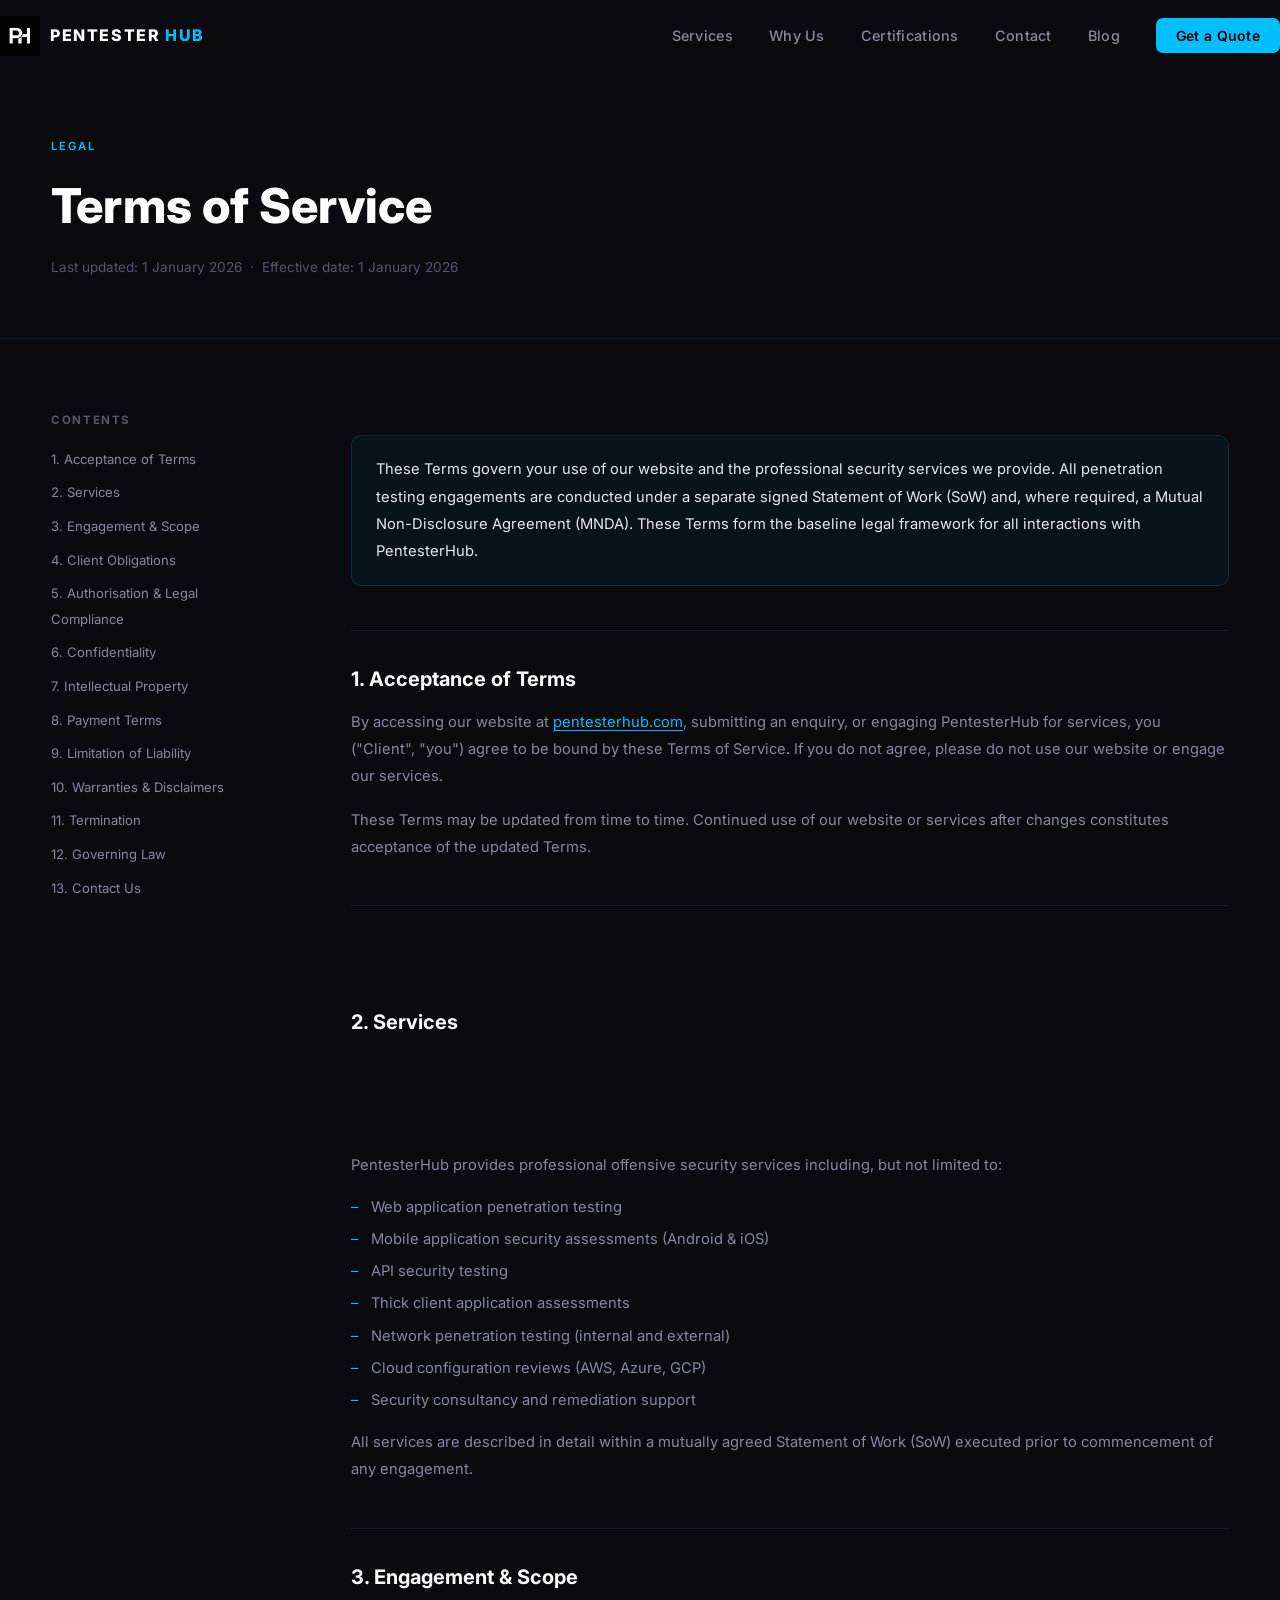
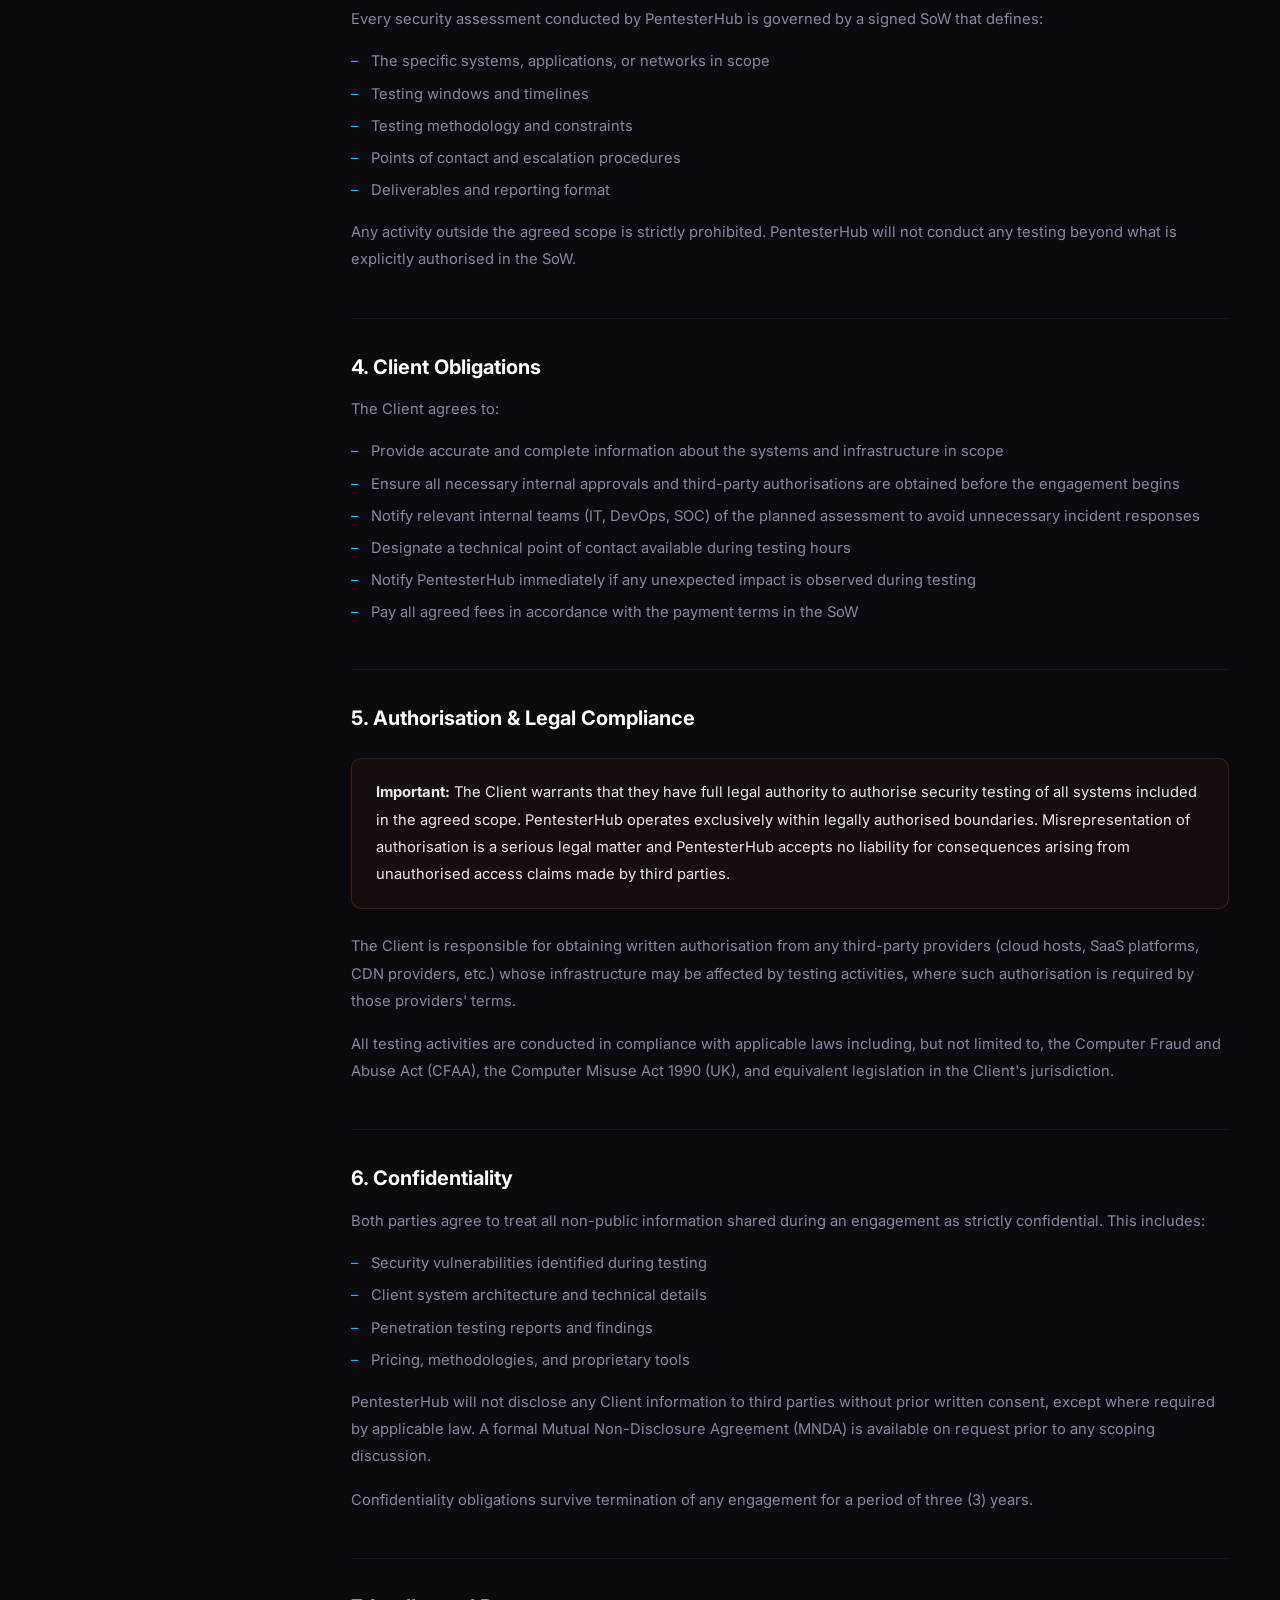
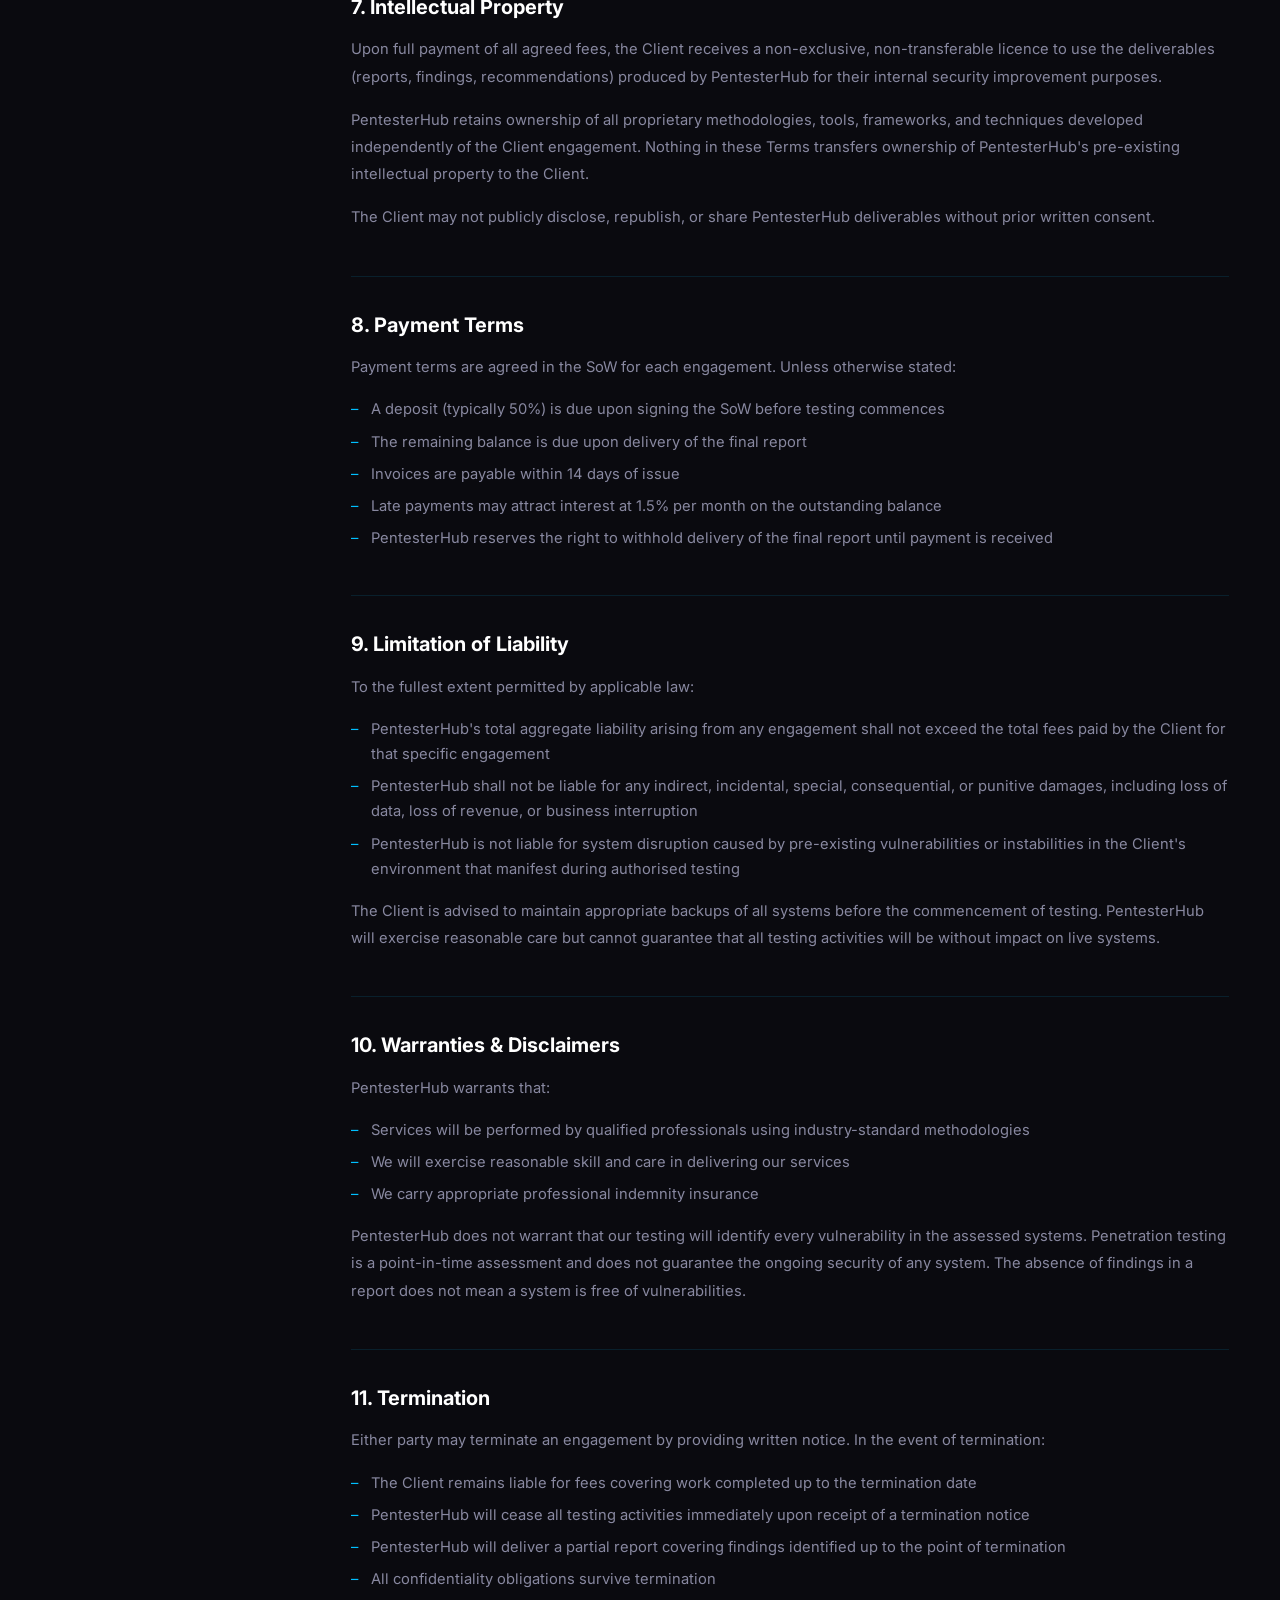
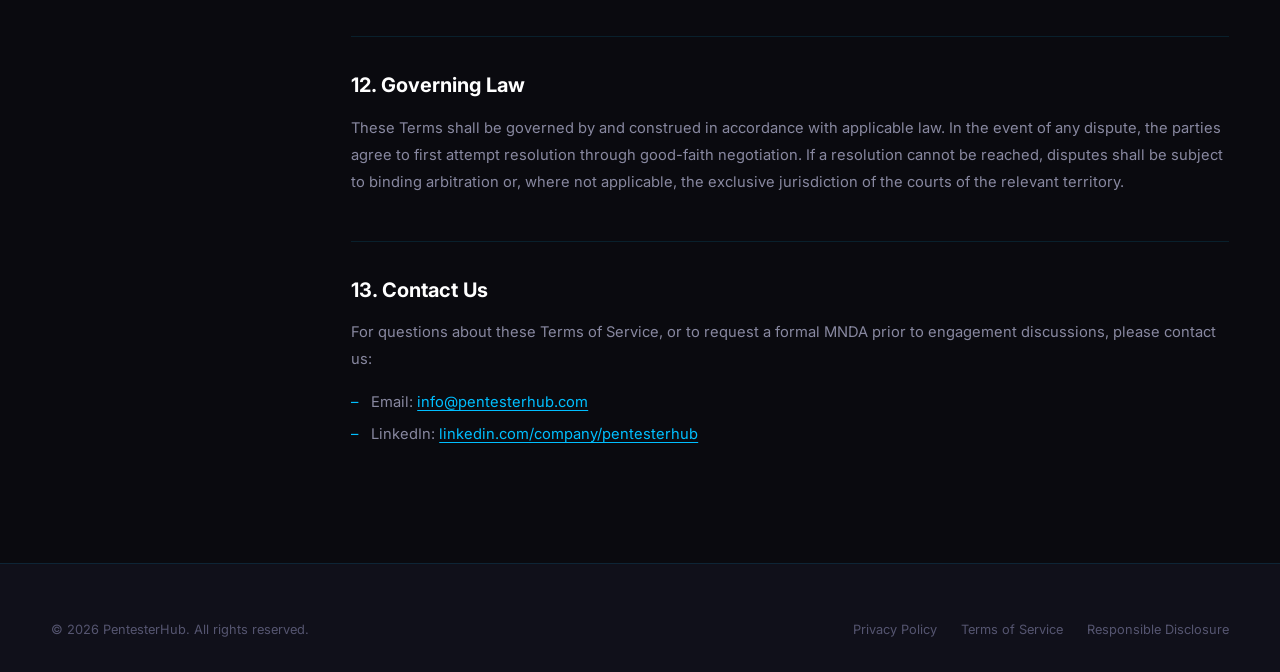
<file: terms-of-service.html>
<!DOCTYPE html>
<html lang="en">
<head>
  <meta charset="UTF-8" />
  <meta name="viewport" content="width=device-width, initial-scale=1.0" />
  <title>Terms of Service — PentesterHub</title>
  <meta name="description" content="PentesterHub Terms of Service — the terms governing use of our website and penetration testing services." />
  <meta name="robots" content="index, follow" />
  <link rel="canonical" href="https://pentesterhub.com/terms-of-service.html" />
  <link rel="icon" type="image/png" href="assets/logo-dark.png" />
  <link rel="preconnect" href="https://fonts.googleapis.com" />
  <link rel="preconnect" href="https://fonts.gstatic.com" crossorigin />
  <link href="https://fonts.googleapis.com/css2?family=Inter:wght@300;400;500;600;700;800&display=swap" rel="stylesheet" />
  <link rel="stylesheet" href="css/style.css" />
  <style>
    .legal-hero { padding: calc(var(--nav-h) + 60px) 0 60px; border-bottom: 1px solid var(--border); }
    .legal-hero .section-label { margin-bottom: 0.75rem; }
    .legal-hero h1 { font-size: clamp(2rem, 4vw, 3rem); font-weight: 800; color: var(--white); margin-bottom: 0.75rem; }
    .legal-meta { font-size: 0.85rem; color: var(--text-dim); margin-top: 0.5rem; }
    .legal-body { padding: 72px 0 100px; }
    .legal-layout { display: grid; grid-template-columns: 220px 1fr; gap: 5rem; align-items: start; }
    .legal-toc { position: sticky; top: calc(var(--nav-h) + 24px); }
    .legal-toc h4 { font-size: 0.72rem; font-weight: 700; letter-spacing: 0.14em; text-transform: uppercase; color: var(--text-dim); margin-bottom: 1rem; }
    .legal-toc ul { display: flex; flex-direction: column; gap: 0.5rem; }
    .legal-toc a { font-size: 0.82rem; color: var(--text-muted); transition: color var(--trans); line-height: 1.4; }
    .legal-toc a:hover { color: var(--accent); }
    .legal-content h2 { font-size: 1.25rem; font-weight: 700; color: var(--white); margin: 2.75rem 0 0.85rem; padding-top: 2rem; border-top: 1px solid var(--border); }
    .legal-content h2:first-child { border-top: none; margin-top: 0; padding-top: 0; }
    .legal-content h3 { font-size: 1rem; font-weight: 600; color: var(--text); margin: 1.5rem 0 0.5rem; }
    .legal-content p { font-size: 0.92rem; color: var(--text-muted); line-height: 1.85; margin-bottom: 1rem; }
    .legal-content ul { list-style: none; margin: 0.5rem 0 1rem; display: flex; flex-direction: column; gap: 0.45rem; }
    .legal-content ul li { font-size: 0.92rem; color: var(--text-muted); line-height: 1.7; padding-left: 1.25rem; position: relative; }
    .legal-content ul li::before { content: '–'; position: absolute; left: 0; color: var(--accent); }
    .legal-content a { color: var(--accent); text-decoration: underline; text-underline-offset: 3px; }
    .legal-highlight { background: rgba(0,191,255,0.05); border: 1px solid rgba(0,191,255,0.15); border-radius: 10px; padding: 1.25rem 1.5rem; margin: 1.5rem 0; }
    .legal-highlight p { margin-bottom: 0; color: var(--text); }
    .legal-warning { background: rgba(255,100,0,0.05); border: 1px solid rgba(255,100,0,0.2); border-radius: 10px; padding: 1.25rem 1.5rem; margin: 1.5rem 0; }
    .legal-warning p { margin-bottom: 0; color: var(--text); }
    @media (max-width: 768px) { .legal-layout { grid-template-columns: 1fr; gap: 2.5rem; } .legal-toc { position: static; } }
  </style>
</head>
<body>

  <!-- NAVBAR -->
  <nav id="navbar" class="scrolled" role="navigation" aria-label="Main navigation">
    <div class="container nav-inner">
      <a href="index.html" class="nav-logo" aria-label="PentesterHub — Home">
        <img src="assets/logo-dark.png" alt="PentesterHub logo" height="40" />
        <span class="nav-logo-text">PENTESTER <span class="nav-logo-accent">HUB</span></span>
      </a>
      <ul class="nav-links" role="list">
        <li><a href="index.html#services">Services</a></li>
        <li><a href="index.html#why">Why Us</a></li>
        <li><a href="index.html#certifications">Certifications</a></li>
        <li><a href="index.html#contact">Contact</a></li>
        <li><a href="/blog" target="_blank" rel="noopener">Blog</a></li>
        <li><a href="index.html#contact" class="nav-cta">Get a Quote</a></li>
      </ul>
      <button class="hamburger" id="hamburger-btn" aria-label="Toggle mobile menu" aria-expanded="false" aria-controls="nav-drawer">
        <span></span><span></span><span></span>
      </button>
    </div>
  </nav>

  <div id="nav-drawer" class="nav-drawer" role="dialog" aria-label="Mobile navigation" aria-modal="true">
    <a href="index.html#services">Services</a>
    <a href="index.html#why">Why Us</a>
    <a href="index.html#certifications">Certifications</a>
    <a href="index.html#contact">Contact</a>
    <a href="/blog" target="_blank" rel="noopener">Blog ↗</a>
  </div>

  <!-- HERO -->
  <div class="legal-hero">
    <div class="container">
      <span class="section-label">Legal</span>
      <h1>Terms of Service</h1>
      <p class="legal-meta">Last updated: 1 January 2026 &nbsp;·&nbsp; Effective date: 1 January 2026</p>
    </div>
  </div>

  <!-- BODY -->
  <div class="legal-body">
    <div class="container">
      <div class="legal-layout">

        <!-- TOC -->
        <aside class="legal-toc">
          <h4>Contents</h4>
          <ul>
            <li><a href="#acceptance">1. Acceptance of Terms</a></li>
            <li><a href="#services">2. Services</a></li>
            <li><a href="#engagement">3. Engagement &amp; Scope</a></li>
            <li><a href="#client-obligations">4. Client Obligations</a></li>
            <li><a href="#authorisation">5. Authorisation &amp; Legal Compliance</a></li>
            <li><a href="#confidentiality">6. Confidentiality</a></li>
            <li><a href="#ip">7. Intellectual Property</a></li>
            <li><a href="#payment">8. Payment Terms</a></li>
            <li><a href="#liability">9. Limitation of Liability</a></li>
            <li><a href="#warranties">10. Warranties &amp; Disclaimers</a></li>
            <li><a href="#termination">11. Termination</a></li>
            <li><a href="#governing-law">12. Governing Law</a></li>
            <li><a href="#contact-us">13. Contact Us</a></li>
          </ul>
        </aside>

        <!-- CONTENT -->
        <article class="legal-content">

          <div class="legal-highlight">
            <p>These Terms govern your use of our website and the professional security services we provide. All penetration testing engagements are conducted under a separate signed Statement of Work (SoW) and, where required, a Mutual Non-Disclosure Agreement (MNDA). These Terms form the baseline legal framework for all interactions with PentesterHub.</p>
          </div>

          <h2 id="acceptance">1. Acceptance of Terms</h2>
          <p>By accessing our website at <a href="https://pentesterhub.com">pentesterhub.com</a>, submitting an enquiry, or engaging PentesterHub for services, you ("Client", "you") agree to be bound by these Terms of Service. If you do not agree, please do not use our website or engage our services.</p>
          <p>These Terms may be updated from time to time. Continued use of our website or services after changes constitutes acceptance of the updated Terms.</p>

          <h2 id="services">2. Services</h2>
          <p>PentesterHub provides professional offensive security services including, but not limited to:</p>
          <ul>
            <li>Web application penetration testing</li>
            <li>Mobile application security assessments (Android &amp; iOS)</li>
            <li>API security testing</li>
            <li>Thick client application assessments</li>
            <li>Network penetration testing (internal and external)</li>
            <li>Cloud configuration reviews (AWS, Azure, GCP)</li>
            <li>Security consultancy and remediation support</li>
          </ul>
          <p>All services are described in detail within a mutually agreed Statement of Work (SoW) executed prior to commencement of any engagement.</p>

          <h2 id="engagement">3. Engagement &amp; Scope</h2>
          <p>Every security assessment conducted by PentesterHub is governed by a signed SoW that defines:</p>
          <ul>
            <li>The specific systems, applications, or networks in scope</li>
            <li>Testing windows and timelines</li>
            <li>Testing methodology and constraints</li>
            <li>Points of contact and escalation procedures</li>
            <li>Deliverables and reporting format</li>
          </ul>
          <p>Any activity outside the agreed scope is strictly prohibited. PentesterHub will not conduct any testing beyond what is explicitly authorised in the SoW.</p>

          <h2 id="client-obligations">4. Client Obligations</h2>
          <p>The Client agrees to:</p>
          <ul>
            <li>Provide accurate and complete information about the systems and infrastructure in scope</li>
            <li>Ensure all necessary internal approvals and third-party authorisations are obtained before the engagement begins</li>
            <li>Notify relevant internal teams (IT, DevOps, SOC) of the planned assessment to avoid unnecessary incident responses</li>
            <li>Designate a technical point of contact available during testing hours</li>
            <li>Notify PentesterHub immediately if any unexpected impact is observed during testing</li>
            <li>Pay all agreed fees in accordance with the payment terms in the SoW</li>
          </ul>

          <h2 id="authorisation">5. Authorisation &amp; Legal Compliance</h2>
          <div class="legal-warning">
            <p><strong>Important:</strong> The Client warrants that they have full legal authority to authorise security testing of all systems included in the agreed scope. PentesterHub operates exclusively within legally authorised boundaries. Misrepresentation of authorisation is a serious legal matter and PentesterHub accepts no liability for consequences arising from unauthorised access claims made by third parties.</p>
          </div>
          <p>The Client is responsible for obtaining written authorisation from any third-party providers (cloud hosts, SaaS platforms, CDN providers, etc.) whose infrastructure may be affected by testing activities, where such authorisation is required by those providers' terms.</p>
          <p>All testing activities are conducted in compliance with applicable laws including, but not limited to, the Computer Fraud and Abuse Act (CFAA), the Computer Misuse Act 1990 (UK), and equivalent legislation in the Client's jurisdiction.</p>

          <h2 id="confidentiality">6. Confidentiality</h2>
          <p>Both parties agree to treat all non-public information shared during an engagement as strictly confidential. This includes:</p>
          <ul>
            <li>Security vulnerabilities identified during testing</li>
            <li>Client system architecture and technical details</li>
            <li>Penetration testing reports and findings</li>
            <li>Pricing, methodologies, and proprietary tools</li>
          </ul>
          <p>PentesterHub will not disclose any Client information to third parties without prior written consent, except where required by applicable law. A formal Mutual Non-Disclosure Agreement (MNDA) is available on request prior to any scoping discussion.</p>
          <p>Confidentiality obligations survive termination of any engagement for a period of three (3) years.</p>

          <h2 id="ip">7. Intellectual Property</h2>
          <p>Upon full payment of all agreed fees, the Client receives a non-exclusive, non-transferable licence to use the deliverables (reports, findings, recommendations) produced by PentesterHub for their internal security improvement purposes.</p>
          <p>PentesterHub retains ownership of all proprietary methodologies, tools, frameworks, and techniques developed independently of the Client engagement. Nothing in these Terms transfers ownership of PentesterHub's pre-existing intellectual property to the Client.</p>
          <p>The Client may not publicly disclose, republish, or share PentesterHub deliverables without prior written consent.</p>

          <h2 id="payment">8. Payment Terms</h2>
          <p>Payment terms are agreed in the SoW for each engagement. Unless otherwise stated:</p>
          <ul>
            <li>A deposit (typically 50%) is due upon signing the SoW before testing commences</li>
            <li>The remaining balance is due upon delivery of the final report</li>
            <li>Invoices are payable within 14 days of issue</li>
            <li>Late payments may attract interest at 1.5% per month on the outstanding balance</li>
            <li>PentesterHub reserves the right to withhold delivery of the final report until payment is received</li>
          </ul>

          <h2 id="liability">9. Limitation of Liability</h2>
          <p>To the fullest extent permitted by applicable law:</p>
          <ul>
            <li>PentesterHub's total aggregate liability arising from any engagement shall not exceed the total fees paid by the Client for that specific engagement</li>
            <li>PentesterHub shall not be liable for any indirect, incidental, special, consequential, or punitive damages, including loss of data, loss of revenue, or business interruption</li>
            <li>PentesterHub is not liable for system disruption caused by pre-existing vulnerabilities or instabilities in the Client's environment that manifest during authorised testing</li>
          </ul>
          <p>The Client is advised to maintain appropriate backups of all systems before the commencement of testing. PentesterHub will exercise reasonable care but cannot guarantee that all testing activities will be without impact on live systems.</p>

          <h2 id="warranties">10. Warranties &amp; Disclaimers</h2>
          <p>PentesterHub warrants that:</p>
          <ul>
            <li>Services will be performed by qualified professionals using industry-standard methodologies</li>
            <li>We will exercise reasonable skill and care in delivering our services</li>
            <li>We carry appropriate professional indemnity insurance</li>
          </ul>
          <p>PentesterHub does not warrant that our testing will identify every vulnerability in the assessed systems. Penetration testing is a point-in-time assessment and does not guarantee the ongoing security of any system. The absence of findings in a report does not mean a system is free of vulnerabilities.</p>

          <h2 id="termination">11. Termination</h2>
          <p>Either party may terminate an engagement by providing written notice. In the event of termination:</p>
          <ul>
            <li>The Client remains liable for fees covering work completed up to the termination date</li>
            <li>PentesterHub will cease all testing activities immediately upon receipt of a termination notice</li>
            <li>PentesterHub will deliver a partial report covering findings identified up to the point of termination</li>
            <li>All confidentiality obligations survive termination</li>
          </ul>

          <h2 id="governing-law">12. Governing Law</h2>
          <p>These Terms shall be governed by and construed in accordance with applicable law. In the event of any dispute, the parties agree to first attempt resolution through good-faith negotiation. If a resolution cannot be reached, disputes shall be subject to binding arbitration or, where not applicable, the exclusive jurisdiction of the courts of the relevant territory.</p>

          <h2 id="contact-us">13. Contact Us</h2>
          <p>For questions about these Terms of Service, or to request a formal MNDA prior to engagement discussions, please contact us:</p>
          <ul>
            <li>Email: <a href="mailto:info@pentesterhub.com">info@pentesterhub.com</a></li>
            <li>LinkedIn: <a href="https://www.linkedin.com/company/pentesterhub" target="_blank" rel="noopener">linkedin.com/company/pentesterhub</a></li>
          </ul>

        </article>
      </div>
    </div>
  </div>

  <!-- FOOTER -->
  <footer role="contentinfo">
    <div class="container">
      <div class="footer-bottom" style="border-top:none; padding-top:0;">
        <p class="footer-copy">&copy; 2026 PentesterHub. All rights reserved.</p>
        <nav class="footer-legal" aria-label="Legal links">
          <a href="privacy-policy.html">Privacy Policy</a>
          <a href="terms-of-service.html">Terms of Service</a>
          <a href="responsible-disclosure.html">Responsible Disclosure</a>
        </nav>
      </div>
    </div>
  </footer>

  <script src="js/main.js"></script>
</body>
</html>
</file>
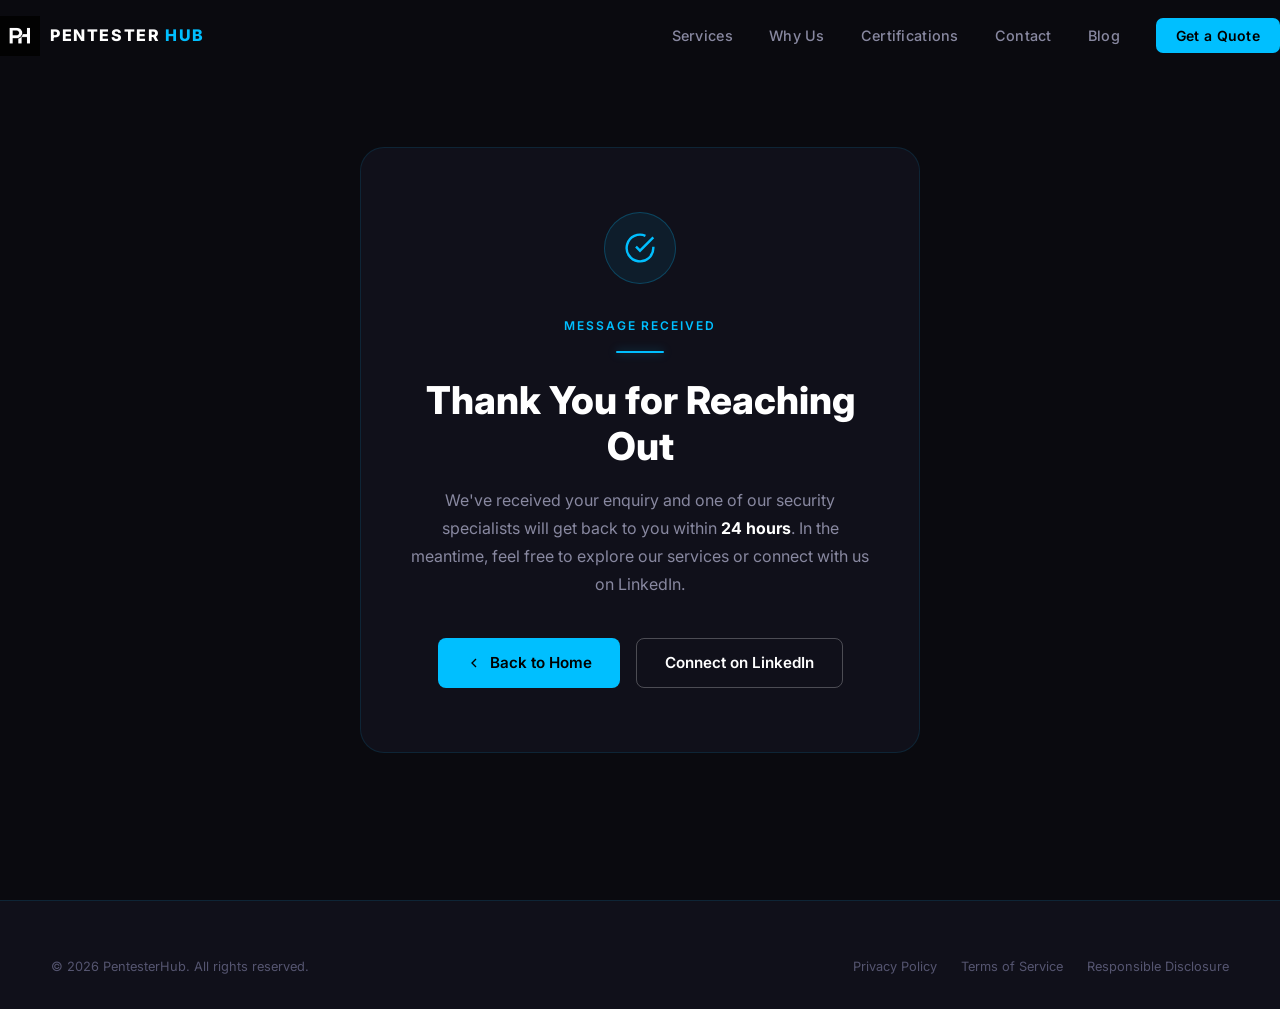
<file: thank-you.html>
<!DOCTYPE html>
<html lang="en">
<head>
  <meta charset="UTF-8" />
  <meta name="viewport" content="width=device-width, initial-scale=1.0" />
  <title>Thank You — PentesterHub</title>
  <meta name="description" content="Thank you for contacting PentesterHub. We'll be in touch within 24 hours." />
  <meta name="robots" content="noindex, nofollow" />
  <link rel="icon" type="image/png" href="assets/logo-dark.png" />
  <link rel="preconnect" href="https://fonts.googleapis.com" />
  <link rel="preconnect" href="https://fonts.gstatic.com" crossorigin />
  <link href="https://fonts.googleapis.com/css2?family=Inter:wght@300;400;500;600;700;800&display=swap" rel="stylesheet" />
  <link rel="stylesheet" href="css/style.css" />
  <style>
    .ty-wrapper {
      min-height: 100vh;
      display: flex;
      align-items: center;
      justify-content: center;
      text-align: center;
      padding: 2rem;
    }
    .ty-card {
      background: var(--bg-card);
      border: 1px solid var(--border);
      border-radius: 24px;
      padding: 4rem 3rem;
      max-width: 560px;
      width: 100%;
    }
    .ty-icon {
      width: 72px;
      height: 72px;
      background: rgba(0, 191, 255, 0.08);
      border: 1.5px solid rgba(0, 191, 255, 0.25);
      border-radius: 50%;
      display: flex;
      align-items: center;
      justify-content: center;
      margin: 0 auto 2rem;
      color: var(--accent);
    }
    .ty-icon svg { width: 32px; height: 32px; }
    .ty-label {
      font-size: 0.75rem;
      font-weight: 600;
      letter-spacing: 0.16em;
      text-transform: uppercase;
      color: var(--accent);
      margin-bottom: 1rem;
    }
    .ty-title {
      font-size: clamp(1.75rem, 4vw, 2.4rem);
      font-weight: 800;
      color: var(--white);
      line-height: 1.2;
      margin-bottom: 1rem;
    }
    .ty-sub {
      font-size: 1rem;
      color: var(--text-muted);
      line-height: 1.75;
      margin-bottom: 2.5rem;
    }
    .ty-actions {
      display: flex;
      gap: 1rem;
      justify-content: center;
      flex-wrap: wrap;
    }
    .ty-divider {
      width: 48px;
      height: 2px;
      background: var(--accent);
      border-radius: 2px;
      margin: 0 auto 1.5rem;
      box-shadow: 0 0 10px rgba(0,191,255,0.4);
    }
  </style>
</head>
<body>

  <!-- NAVBAR -->
  <nav id="navbar" class="scrolled" role="navigation" aria-label="Main navigation">
    <div class="container nav-inner">
      <a href="index.html" class="nav-logo" aria-label="PentesterHub — Home">
        <img src="assets/logo-dark.png" alt="PentesterHub logo" height="40" />
        <span class="nav-logo-text">PENTESTER <span class="nav-logo-accent">HUB</span></span>
      </a>
      <ul class="nav-links" role="list">
        <li><a href="index.html#services">Services</a></li>
        <li><a href="index.html#why">Why Us</a></li>
        <li><a href="index.html#certifications">Certifications</a></li>
        <li><a href="index.html#contact">Contact</a></li>
        <li><a href="/blog" target="_blank" rel="noopener">Blog</a></li>
        <li><a href="index.html#contact" class="nav-cta">Get a Quote</a></li>
      </ul>
      <button class="hamburger" id="hamburger-btn" aria-label="Toggle mobile menu" aria-expanded="false" aria-controls="nav-drawer">
        <span></span><span></span><span></span>
      </button>
    </div>
  </nav>

  <div id="nav-drawer" class="nav-drawer" role="dialog" aria-label="Mobile navigation" aria-modal="true">
    <a href="index.html#services">Services</a>
    <a href="index.html#why">Why Us</a>
    <a href="index.html#certifications">Certifications</a>
    <a href="index.html#contact">Contact</a>
    <a href="/blog" target="_blank" rel="noopener">Blog ↗</a>
  </div>

  <!-- THANK YOU -->
  <div class="ty-wrapper">
    <div class="ty-card">

      <div class="ty-icon" aria-hidden="true">
        <svg viewBox="0 0 24 24" fill="none" stroke="currentColor" stroke-width="1.8">
          <path d="M22 11.08V12a10 10 0 1 1-5.93-9.14"/>
          <polyline points="22 4 12 14.01 9 11.01"/>
        </svg>
      </div>

      <div class="ty-label">Message Received</div>
      <div class="ty-divider"></div>
      <h1 class="ty-title">Thank You for Reaching Out</h1>
      <p class="ty-sub">
        We've received your enquiry and one of our security specialists will get back to you within <strong style="color:var(--white);">24 hours</strong>. In the meantime, feel free to explore our services or connect with us on LinkedIn.
      </p>

      <div class="ty-actions">
        <a href="index.html" class="btn btn-primary">
          <svg width="16" height="16" viewBox="0 0 24 24" fill="none" stroke="currentColor" stroke-width="2" aria-hidden="true"><polyline points="15 18 9 12 15 6"/></svg>
          Back to Home
        </a>
        <a href="https://www.linkedin.com/company/pentesterhub" target="_blank" rel="noopener" class="btn btn-outline">
          Connect on LinkedIn
        </a>
      </div>

    </div>
  </div>

  <!-- FOOTER -->
  <footer role="contentinfo">
    <div class="container">
      <div class="footer-bottom" style="border-top:none; padding-top:0;">
        <p class="footer-copy">&copy; 2026 PentesterHub. All rights reserved.</p>
        <nav class="footer-legal" aria-label="Legal links">
          <a href="privacy-policy.html">Privacy Policy</a>
          <a href="terms-of-service.html">Terms of Service</a>
          <a href="responsible-disclosure.html">Responsible Disclosure</a>
        </nav>
      </div>
    </div>
  </footer>

  <script src="js/main.js"></script>
</body>
</html>
</file>
<file: css/style.css>
/* ============================================================
   PentesterHub — style.css
   Dark theme | Electric blue #00BFFF | Inter font
   ============================================================ */

/* ---------- Reset & Base ---------- */
*, *::before, *::after { box-sizing: border-box; margin: 0; padding: 0; }

:root {
  --bg:        #0A0A0F;
  --bg-card:   #10101A;
  --bg-card2:  #14141F;
  --border:    rgba(0, 191, 255, 0.12);
  --accent:    #00BFFF;
  --accent-dim:#0088cc;
  --accent-glow: rgba(0, 191, 255, 0.25);
  --text:      #E8E8F0;
  --text-muted:#8888A0;
  --text-dim:  #555570;
  --white:     #FFFFFF;
  --font:      'Inter', -apple-system, BlinkMacSystemFont, 'Segoe UI', sans-serif;
  --radius:    12px;
  --radius-lg: 20px;
  --trans:     0.3s ease;
  --nav-h:     72px;
}

html { scroll-behavior: smooth; font-size: 16px; }

body {
  background: var(--bg);
  color: var(--text);
  font-family: var(--font);
  line-height: 1.6;
  overflow-x: hidden;
  -webkit-font-smoothing: antialiased;
}

a { color: inherit; text-decoration: none; }
img, svg { display: block; max-width: 100%; }
button { cursor: pointer; font-family: var(--font); }
ul { list-style: none; }

/* ---------- Utility ---------- */
.container {
  width: min(1200px, 92%);
  margin-inline: auto;
}

.section-label {
  display: inline-block;
  font-size: 0.7rem;
  font-weight: 600;
  letter-spacing: 0.18em;
  text-transform: uppercase;
  color: var(--accent);
  margin-bottom: 1rem;
}

.section-title {
  font-size: clamp(1.9rem, 3.5vw, 2.8rem);
  font-weight: 700;
  line-height: 1.2;
  color: var(--white);
  margin-bottom: 1rem;
}

.section-sub {
  font-size: 1.05rem;
  color: var(--text-muted);
  max-width: 560px;
  line-height: 1.75;
}

/* Scroll-reveal */
.reveal {
  opacity: 0;
  transform: translateY(28px);
  transition: opacity 0.65s ease, transform 0.65s ease;
}
.reveal.visible {
  opacity: 1;
  transform: none;
}
.reveal-delay-1 { transition-delay: 0.1s; }
.reveal-delay-2 { transition-delay: 0.2s; }
.reveal-delay-3 { transition-delay: 0.3s; }
.reveal-delay-4 { transition-delay: 0.4s; }
.reveal-delay-5 { transition-delay: 0.5s; }

/* ---------- Buttons ---------- */
.btn {
  display: inline-flex;
  align-items: center;
  gap: 0.5rem;
  padding: 0.75rem 1.75rem;
  border-radius: 8px;
  font-size: 0.95rem;
  font-weight: 600;
  transition: var(--trans);
  border: none;
  white-space: nowrap;
}

.btn-primary {
  background: var(--accent);
  color: #000;
}
.btn-primary:hover {
  background: #33ccff;
  transform: translateY(-2px);
  box-shadow: 0 8px 28px var(--accent-glow);
}

.btn-outline {
  background: transparent;
  color: var(--white);
  border: 1.5px solid rgba(255,255,255,0.25);
}
.btn-outline:hover {
  border-color: var(--accent);
  color: var(--accent);
  transform: translateY(-2px);
}

/* ============================================================
   NAVBAR
   ============================================================ */
#navbar {
  position: fixed;
  top: 0; left: 0; right: 0;
  z-index: 1000;
  height: var(--nav-h);
  display: flex;
  align-items: center;
  transition: background 0.4s ease, box-shadow 0.4s ease, backdrop-filter 0.4s ease;
}

#navbar.scrolled {
  background: rgba(10, 10, 15, 0.92);
  backdrop-filter: blur(18px);
  -webkit-backdrop-filter: blur(18px);
  box-shadow: 0 1px 0 var(--border);
}

.nav-inner {
  display: flex;
  align-items: center;
  justify-content: space-between;
  width: 100%;
}

.nav-logo {
  display: flex;
  align-items: center;
  gap: 10px;
}
.nav-logo img { height: 40px; width: auto; display: block; flex-shrink: 0; }
.nav-logo-text {
  font-size: 1rem;
  font-weight: 800;
  letter-spacing: 0.1em;
  color: var(--white);
  white-space: nowrap;
}
.nav-logo-accent { color: var(--accent); }

.footer-logo-link {
  display: inline-flex;
  align-items: center;
  gap: 10px;
  margin-bottom: 1rem;
}

.nav-links {
  display: flex;
  align-items: center;
  gap: 2.25rem;
}

.nav-links a {
  font-size: 0.9rem;
  font-weight: 500;
  color: var(--text-muted);
  transition: color var(--trans);
  letter-spacing: 0.02em;
}
.nav-links a:hover { color: var(--white); }
.nav-links a.active { color: var(--accent); }

.nav-cta {
  padding: 0.55rem 1.25rem;
  background: var(--accent);
  color: #000 !important;
  border-radius: 7px;
  font-weight: 600 !important;
  font-size: 0.875rem !important;
  transition: var(--trans) !important;
}
.nav-cta:hover {
  background: #33ccff;
  box-shadow: 0 4px 20px var(--accent-glow);
  transform: translateY(-1px);
}

/* Hamburger */
.hamburger {
  display: none;
  flex-direction: column;
  gap: 5px;
  background: none;
  border: none;
  padding: 6px;
  z-index: 1100;
}
.hamburger span {
  display: block;
  width: 24px;
  height: 2px;
  background: var(--white);
  border-radius: 2px;
  transition: var(--trans);
}
.hamburger.open span:nth-child(1) { transform: translateY(7px) rotate(45deg); }
.hamburger.open span:nth-child(2) { opacity: 0; }
.hamburger.open span:nth-child(3) { transform: translateY(-7px) rotate(-45deg); }

/* Mobile nav drawer */
.nav-drawer {
  display: none;
  position: fixed;
  inset: 0;
  background: rgba(10, 10, 15, 0.98);
  backdrop-filter: blur(20px);
  z-index: 1050;
  flex-direction: column;
  align-items: center;
  justify-content: center;
  gap: 2.5rem;
}
.nav-drawer.open { display: flex; }
.nav-drawer a {
  font-size: 1.4rem;
  font-weight: 600;
  color: var(--text);
  transition: color var(--trans);
}
.nav-drawer a:hover { color: var(--accent); }

/* ============================================================
   HERO
   ============================================================ */
#hero {
  position: relative;
  min-height: 100vh;
  display: flex;
  align-items: center;
  overflow: hidden;
}

#hero-canvas {
  position: absolute;
  inset: 0;
  width: 100%;
  height: 100%;
  z-index: 0;
}

.hero-noise {
  position: absolute;
  inset: 0;
  background-image: url("data:image/svg+xml,%3Csvg viewBox='0 0 256 256' xmlns='http://www.w3.org/2000/svg'%3E%3Cfilter id='noise'%3E%3CfeTurbulence type='fractalNoise' baseFrequency='0.9' numOctaves='4' stitchTiles='stitch'/%3E%3C/filter%3E%3Crect width='100%25' height='100%25' filter='url(%23noise)' opacity='0.03'/%3E%3C/svg%3E");
  z-index: 1;
  pointer-events: none;
}

.hero-inner {
  position: relative;
  z-index: 2;
  padding: calc(var(--nav-h) + 80px) 0 100px;
}

.hero-tag {
  display: inline-flex;
  align-items: center;
  gap: 0.5rem;
  background: rgba(0, 191, 255, 0.08);
  border: 1px solid rgba(0, 191, 255, 0.2);
  border-radius: 100px;
  padding: 0.35rem 1rem;
  font-size: 0.78rem;
  font-weight: 600;
  letter-spacing: 0.12em;
  text-transform: uppercase;
  color: var(--accent);
  margin-bottom: 2rem;
}
.hero-tag-dot {
  width: 6px; height: 6px;
  background: var(--accent);
  border-radius: 50%;
  animation: pulse-dot 2s ease-in-out infinite;
}
@keyframes pulse-dot {
  0%, 100% { opacity: 1; transform: scale(1); }
  50%       { opacity: 0.4; transform: scale(0.7); }
}

.hero-headline {
  font-size: clamp(2.6rem, 6.5vw, 5.5rem);
  font-weight: 800;
  line-height: 1.07;
  letter-spacing: -0.02em;
  color: var(--white);
  margin-bottom: 1.5rem;
}
.hero-headline .accent { color: var(--accent); }

#hero-typed {
  display: inline-block;
  opacity: 1;
  transform: translateY(0);
  transition: opacity 0.4s ease, transform 0.4s ease;
}

.hero-sub {
  font-size: clamp(1rem, 1.8vw, 1.2rem);
  color: var(--text-muted);
  max-width: 520px;
  line-height: 1.8;
  margin-bottom: 2.5rem;
}

.hero-actions {
  display: flex;
  flex-wrap: wrap;
  gap: 1rem;
  margin-bottom: 4rem;
}

.hero-stats {
  display: flex;
  flex-wrap: wrap;
  gap: 3rem;
}
.hero-stat-num {
  font-size: 2rem;
  font-weight: 700;
  color: var(--white);
  line-height: 1;
}
.hero-stat-num span { color: var(--accent); }
.hero-stat-label {
  font-size: 0.8rem;
  color: var(--text-muted);
  margin-top: 0.3rem;
  letter-spacing: 0.04em;
}

/* Gradient fade at bottom of hero */
.hero-fade {
  position: absolute;
  bottom: 0; left: 0; right: 0;
  height: 180px;
  background: linear-gradient(to bottom, transparent, var(--bg));
  z-index: 2;
  pointer-events: none;
}


/* ============================================================
   SERVICES
   ============================================================ */
#services {
  padding: 120px 0;
}

.section-header {
  text-align: center;
  margin-bottom: 64px;
}
.section-header .section-sub { margin: 0 auto; }

.services-grid {
  display: grid;
  grid-template-columns: repeat(3, 1fr);
  gap: 1.5rem;
}

.service-card {
  background: var(--bg-card);
  border: 1px solid var(--border);
  border-radius: var(--radius-lg);
  padding: 2rem 1.75rem;
  transition: transform var(--trans), border-color var(--trans), box-shadow var(--trans);
  position: relative;
  overflow: hidden;
}
.service-card::before {
  content: '';
  position: absolute;
  inset: 0;
  border-radius: inherit;
  background: radial-gradient(400px circle at var(--mx, 50%) var(--my, 50%), rgba(0,191,255,0.06), transparent 60%);
  opacity: 0;
  transition: opacity 0.4s;
  pointer-events: none;
}
.service-card:hover::before { opacity: 1; }
.service-card:hover {
  transform: translateY(-6px);
  border-color: rgba(0, 191, 255, 0.35);
  box-shadow: 0 20px 60px rgba(0, 191, 255, 0.1);
}

.service-icon {
  width: 52px; height: 52px;
  background: rgba(0, 191, 255, 0.08);
  border: 1px solid rgba(0, 191, 255, 0.2);
  border-radius: 12px;
  display: flex;
  align-items: center;
  justify-content: center;
  color: var(--accent);
  margin-bottom: 1.25rem;
}
.service-icon svg { width: 24px; height: 24px; }

.service-title {
  font-size: 1.05rem;
  font-weight: 700;
  color: var(--white);
  margin-bottom: 0.6rem;
}
.service-desc {
  font-size: 0.875rem;
  color: var(--text-muted);
  line-height: 1.7;
}
.service-arrow {
  display: inline-flex;
  align-items: center;
  gap: 0.35rem;
  margin-top: 1.25rem;
  font-size: 0.82rem;
  font-weight: 600;
  color: var(--accent);
  opacity: 0;
  transform: translateX(-6px);
  transition: opacity var(--trans), transform var(--trans);
}
.service-card:hover .service-arrow {
  opacity: 1;
  transform: none;
}

/* ============================================================
   WHY PENTESTERHUB
   ============================================================ */
#why {
  padding: 120px 0;
  background: var(--bg-card);
  border-top: 1px solid var(--border);
  border-bottom: 1px solid var(--border);
}

.why-grid {
  display: grid;
  grid-template-columns: 1fr 1fr;
  gap: 1.5rem;
  margin-top: 64px;
}

.why-card {
  background: var(--bg);
  border: 1px solid var(--border);
  border-radius: var(--radius-lg);
  padding: 2.25rem 2rem;
  display: flex;
  gap: 1.5rem;
  align-items: flex-start;
  transition: border-color var(--trans), box-shadow var(--trans);
}
.why-card:hover {
  border-color: rgba(0, 191, 255, 0.3);
  box-shadow: 0 8px 32px rgba(0, 191, 255, 0.06);
}

.why-icon {
  flex-shrink: 0;
  width: 52px; height: 52px;
  background: rgba(0, 191, 255, 0.08);
  border: 1px solid rgba(0, 191, 255, 0.18);
  border-radius: 12px;
  display: flex;
  align-items: center;
  justify-content: center;
  color: var(--accent);
}
.why-icon svg { width: 24px; height: 24px; }

.why-content h3 {
  font-size: 1.05rem;
  font-weight: 700;
  color: var(--white);
  margin-bottom: 0.5rem;
}
.why-content p {
  font-size: 0.9rem;
  color: var(--text-muted);
  line-height: 1.7;
}

/* ============================================================
   METHODOLOGY
   ============================================================ */
#methodology {
  padding: 120px 0;
}

.method-timeline {
  display: flex;
  align-items: flex-start;
  gap: 0;
  margin-top: 64px;
  position: relative;
}
.method-timeline::before {
  content: '';
  position: absolute;
  top: 28px;
  left: 10%;
  right: 10%;
  height: 1px;
  background: linear-gradient(to right, transparent, var(--accent) 20%, var(--accent) 80%, transparent);
  opacity: 0.25;
}

.method-step {
  flex: 1;
  display: flex;
  flex-direction: column;
  align-items: center;
  text-align: center;
  padding: 0 0.75rem;
  position: relative;
}

.method-num {
  width: 56px; height: 56px;
  border-radius: 50%;
  background: var(--bg-card);
  border: 1.5px solid rgba(0, 191, 255, 0.3);
  display: flex;
  align-items: center;
  justify-content: center;
  font-size: 0.8rem;
  font-weight: 700;
  color: var(--accent);
  margin-bottom: 1.25rem;
  position: relative;
  z-index: 1;
  transition: background var(--trans), border-color var(--trans), box-shadow var(--trans);
}
.method-step:hover .method-num {
  background: rgba(0, 191, 255, 0.1);
  border-color: var(--accent);
  box-shadow: 0 0 24px var(--accent-glow);
}

.method-icon {
  color: var(--accent);
  margin-bottom: 0.25rem;
}
.method-icon svg { width: 22px; height: 22px; }

.method-title {
  font-size: 0.9rem;
  font-weight: 700;
  color: var(--white);
  margin-bottom: 0.4rem;
  line-height: 1.3;
}
.method-desc {
  font-size: 0.78rem;
  color: var(--text-muted);
  line-height: 1.6;
}

/* ============================================================
   CERTIFICATIONS
   ============================================================ */
#certifications {
  padding: 120px 0;
  background: var(--bg-card);
  border-top: 1px solid var(--border);
  border-bottom: 1px solid var(--border);
}

.cert-grid {
  display: grid;
  grid-template-columns: repeat(auto-fill, minmax(280px, 1fr));
  gap: 1.25rem;
  margin-top: 64px;
}

.cert-card {
  background: var(--bg);
  border: 1px solid var(--border);
  border-radius: var(--radius);
  padding: 1.75rem;
  display: flex;
  align-items: flex-start;
  gap: 1.25rem;
  transition: border-color var(--trans), transform var(--trans);
}
.cert-card:hover {
  border-color: rgba(0, 191, 255, 0.3);
  transform: translateY(-4px);
}

.cert-badge-wrap {
  flex-shrink: 0;
  width: 48px; height: 48px;
  background: rgba(0, 191, 255, 0.08);
  border: 1px solid rgba(0, 191, 255, 0.2);
  border-radius: 10px;
  display: flex;
  align-items: center;
  justify-content: center;
  font-weight: 800;
  font-size: 0.65rem;
  letter-spacing: 0.05em;
  color: var(--accent);
  text-align: center;
  line-height: 1.2;
}

.cert-info h3 {
  font-size: 0.95rem;
  font-weight: 700;
  color: var(--white);
  margin-bottom: 0.3rem;
  line-height: 1.3;
}
.cert-info span {
  font-size: 0.78rem;
  color: var(--text-muted);
}

/* ============================================================
   CONTACT
   ============================================================ */
#contact {
  padding: 120px 0;
}

.contact-wrapper {
  display: grid;
  grid-template-columns: 1fr 1.6fr;
  gap: 5rem;
  align-items: start;
}

.contact-info h2 { margin-bottom: 1rem; }
.contact-info .section-sub { margin-bottom: 2.5rem; }

.contact-detail {
  display: flex;
  align-items: center;
  gap: 0.85rem;
  margin-bottom: 1rem;
}
.contact-detail-icon {
  width: 38px; height: 38px;
  background: rgba(0, 191, 255, 0.08);
  border: 1px solid rgba(0, 191, 255, 0.18);
  border-radius: 9px;
  display: flex;
  align-items: center;
  justify-content: center;
  color: var(--accent);
  flex-shrink: 0;
}
.contact-detail-icon svg { width: 18px; height: 18px; }
.contact-detail-text a {
  font-size: 0.9rem;
  color: var(--text);
  transition: color var(--trans);
}
.contact-detail-text a:hover { color: var(--accent); }

.contact-form {
  background: var(--bg-card);
  border: 1px solid var(--border);
  border-radius: var(--radius-lg);
  padding: 2.5rem;
}

.form-row {
  display: grid;
  grid-template-columns: 1fr 1fr;
  gap: 1rem;
}

.form-group {
  margin-bottom: 1.1rem;
}
.form-group label {
  display: block;
  font-size: 0.82rem;
  font-weight: 600;
  color: var(--text-muted);
  margin-bottom: 0.4rem;
  letter-spacing: 0.03em;
}
.form-group input,
.form-group select,
.form-group textarea {
  width: 100%;
  background: var(--bg);
  border: 1px solid rgba(255,255,255,0.08);
  border-radius: 8px;
  padding: 0.75rem 1rem;
  font-size: 0.9rem;
  font-family: var(--font);
  color: var(--text);
  outline: none;
  transition: border-color var(--trans), box-shadow var(--trans);
  appearance: none;
}
.form-group input:focus,
.form-group select:focus,
.form-group textarea:focus {
  border-color: var(--accent);
  box-shadow: 0 0 0 3px rgba(0, 191, 255, 0.1);
}
.form-group input::placeholder,
.form-group textarea::placeholder { color: var(--text-dim); }
.form-group select { cursor: pointer; color: var(--text); }
.form-group select option { background: var(--bg-card2); }
.form-group textarea { resize: vertical; min-height: 120px; }

/* Validation states */
.form-group input.invalid,
.form-group select.invalid,
.form-group textarea.invalid {
  border-color: #FF4D6D;
  box-shadow: 0 0 0 3px rgba(255, 77, 109, 0.12);
}
.form-group input.valid,
.form-group select.valid,
.form-group textarea.valid {
  border-color: #00DDA8;
}
.field-error {
  font-size: 0.76rem;
  color: #FF4D6D;
  margin-top: 0.35rem;
  display: none;
  align-items: center;
  gap: 0.3rem;
}
.field-error.visible { display: flex; }

/* Rate limit / captcha notice */
.form-rate-notice {
  display: none;
  background: rgba(255, 77, 109, 0.06);
  border: 1px solid rgba(255, 77, 109, 0.25);
  border-radius: 8px;
  padding: 0.9rem 1rem;
  font-size: 0.82rem;
  color: #FF4D6D;
  line-height: 1.6;
  margin-top: 1rem;
}
.form-rate-notice.visible { display: block; }

/* Turnstile widget centering */
.cf-turnstile { margin-top: 1.25rem; }

/* Honeypot */
.hp-field { display: none !important; }

.form-note {
  display: flex;
  align-items: flex-start;
  gap: 0.6rem;
  background: rgba(0, 191, 255, 0.04);
  border: 1px solid rgba(0, 191, 255, 0.12);
  border-radius: 8px;
  padding: 0.9rem 1rem;
  margin-top: 1.25rem;
  font-size: 0.78rem;
  color: var(--text-muted);
  line-height: 1.55;
}
.form-note svg {
  flex-shrink: 0;
  width: 16px; height: 16px;
  color: var(--accent);
  margin-top: 2px;
}

.form-submit {
  width: 100%;
  justify-content: center;
  margin-top: 1.5rem;
  padding: 0.9rem;
  font-size: 1rem;
  border-radius: 9px;
}

/* ============================================================
   FOOTER
   ============================================================ */
footer {
  background: var(--bg-card);
  border-top: 1px solid var(--border);
  padding: 56px 0 32px;
}

.footer-main {
  display: grid;
  grid-template-columns: 2fr 1fr 1fr;
  gap: 4rem;
  margin-bottom: 48px;
}

.footer-brand img { height: 36px; width: auto; flex-shrink: 0; }
.footer-tagline {
  font-size: 0.875rem;
  color: var(--text-muted);
  line-height: 1.7;
  max-width: 280px;
  margin-bottom: 1.5rem;
}
.footer-socials {
  display: flex;
  gap: 0.75rem;
}
.footer-social {
  width: 38px; height: 38px;
  background: rgba(255,255,255,0.05);
  border: 1px solid rgba(255,255,255,0.08);
  border-radius: 9px;
  display: flex;
  align-items: center;
  justify-content: center;
  color: var(--text-muted);
  transition: var(--trans);
}
.footer-social:hover {
  background: rgba(0, 191, 255, 0.1);
  border-color: rgba(0, 191, 255, 0.3);
  color: var(--accent);
}
.footer-social svg { width: 17px; height: 17px; }

.footer-col h4 {
  font-size: 0.8rem;
  font-weight: 700;
  letter-spacing: 0.12em;
  text-transform: uppercase;
  color: var(--text-dim);
  margin-bottom: 1.25rem;
}
.footer-col ul { display: flex; flex-direction: column; gap: 0.75rem; }
.footer-col a {
  font-size: 0.875rem;
  color: var(--text-muted);
  transition: color var(--trans);
}
.footer-col a:hover { color: var(--white); }

.footer-bottom {
  border-top: 1px solid var(--border);
  padding-top: 24px;
  display: flex;
  align-items: center;
  justify-content: space-between;
  flex-wrap: wrap;
  gap: 1rem;
}
.footer-copy {
  font-size: 0.8rem;
  color: var(--text-dim);
}
.footer-legal {
  display: flex;
  gap: 1.5rem;
}
.footer-legal a {
  font-size: 0.8rem;
  color: var(--text-dim);
  transition: color var(--trans);
}
.footer-legal a:hover { color: var(--text-muted); }


/* ============================================================
   RESPONSIVE
   ============================================================ */
@media (max-width: 1024px) {
  .services-grid { grid-template-columns: repeat(2, 1fr); }
  .contact-wrapper { grid-template-columns: 1fr; gap: 3rem; }
  .footer-main { grid-template-columns: 1fr 1fr; }
  .footer-brand { grid-column: 1 / -1; }
  .method-timeline { flex-wrap: wrap; gap: 2rem; }
  .method-timeline::before { display: none; }
  .method-step { flex: 0 0 calc(33.333% - 1.5rem); }
}

@media (max-width: 768px) {
  .nav-links { display: none; }
  .hamburger { display: flex; }
  .services-grid { grid-template-columns: 1fr; }
  .why-grid { grid-template-columns: 1fr; }
  .cert-grid { grid-template-columns: 1fr; }
  .form-row { grid-template-columns: 1fr; }
  .footer-main { grid-template-columns: 1fr; gap: 2.5rem; }
  .footer-brand { grid-column: unset; }
  .method-step { flex: 0 0 calc(50% - 1rem); }
  .hero-stats { gap: 2rem; }
  .contact-form { padding: 1.75rem; }
}

@media (max-width: 480px) {
  .hero-headline { font-size: 2.3rem; }
  .method-step { flex: 0 0 100%; }
  .hero-actions { flex-direction: column; }
  .hero-actions .btn { width: 100%; justify-content: center; }
  .footer-bottom { flex-direction: column; align-items: flex-start; }
}

/* ============================================================
   SECTION SPACING HELPERS
   ============================================================ */
#services,
#methodology,
#contact { padding-top: 100px; padding-bottom: 100px; }

#why,
#certifications { padding-top: 100px; padding-bottom: 100px; }

/* Glow line accent at top of key sections */
.glow-line {
  display: block;
  width: 48px;
  height: 3px;
  background: var(--accent);
  border-radius: 2px;
  margin-bottom: 1.25rem;
  box-shadow: 0 0 12px var(--accent-glow);
}
</file>
